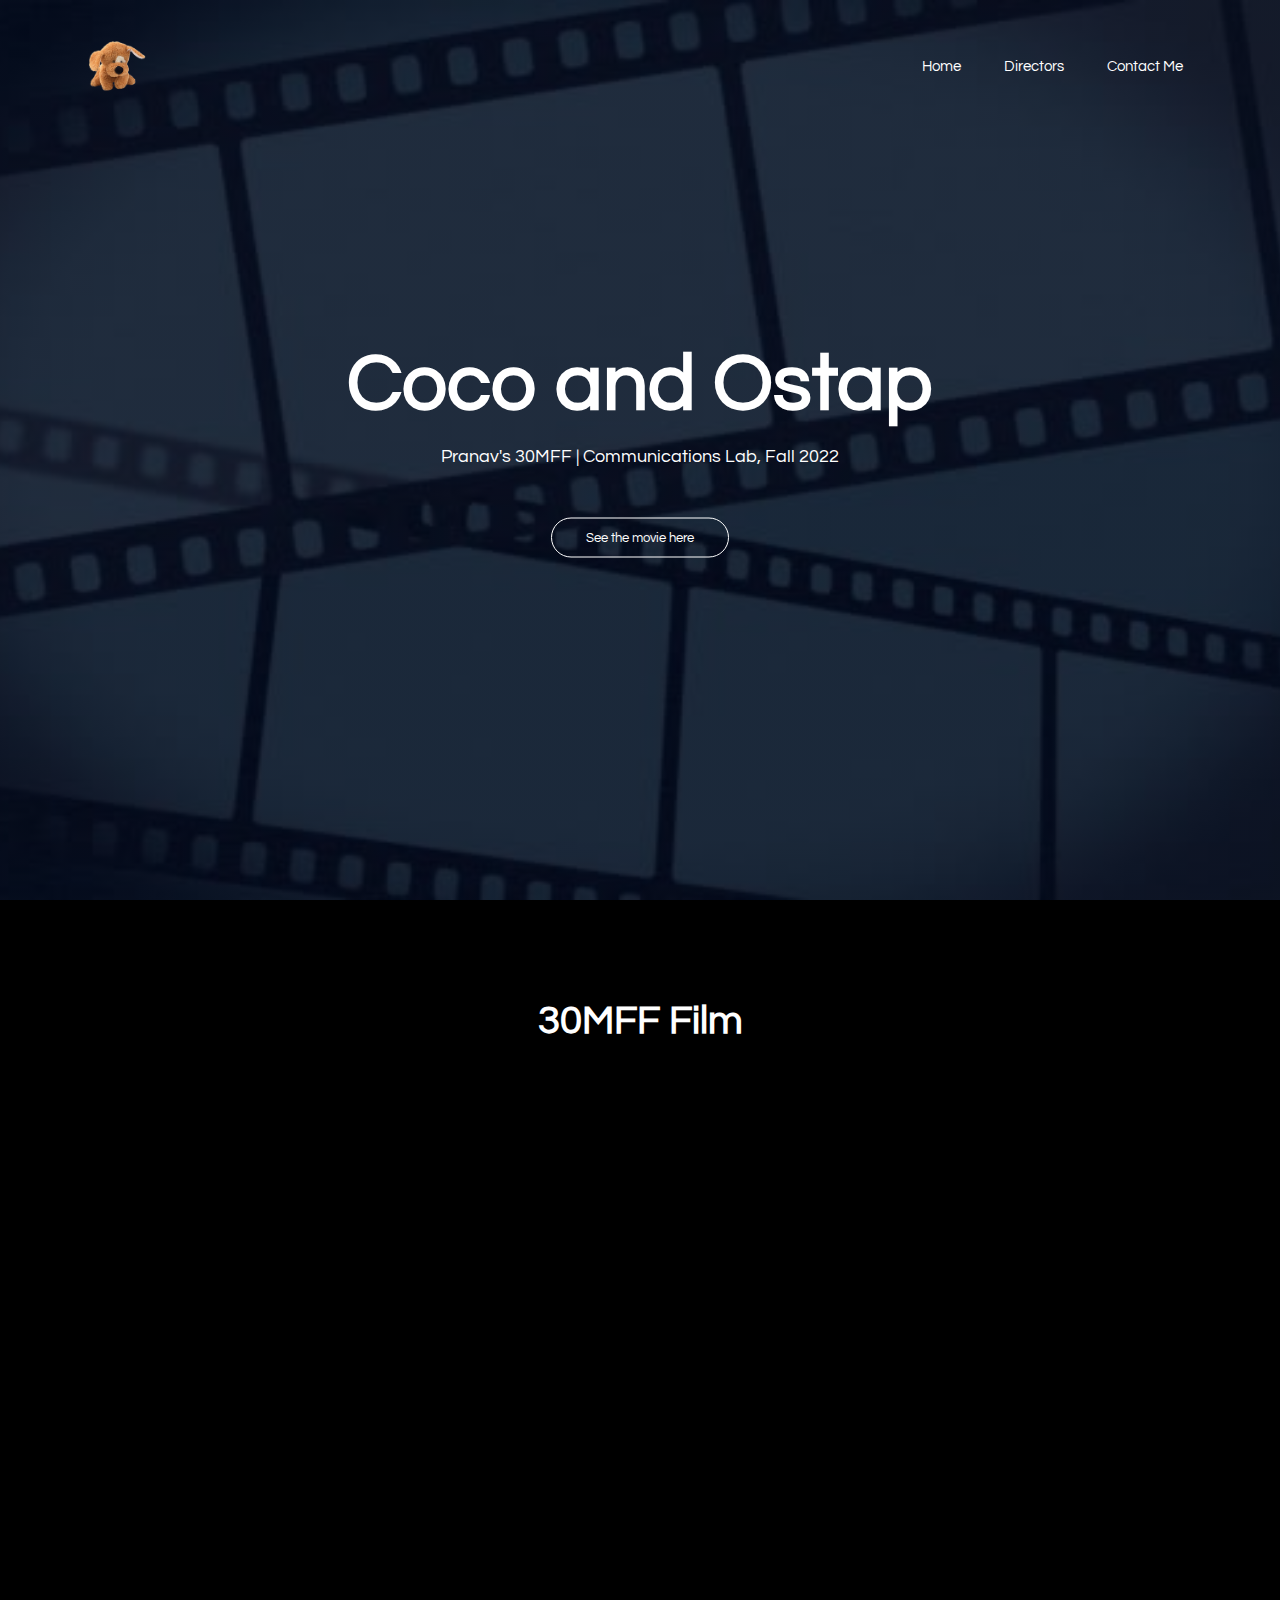
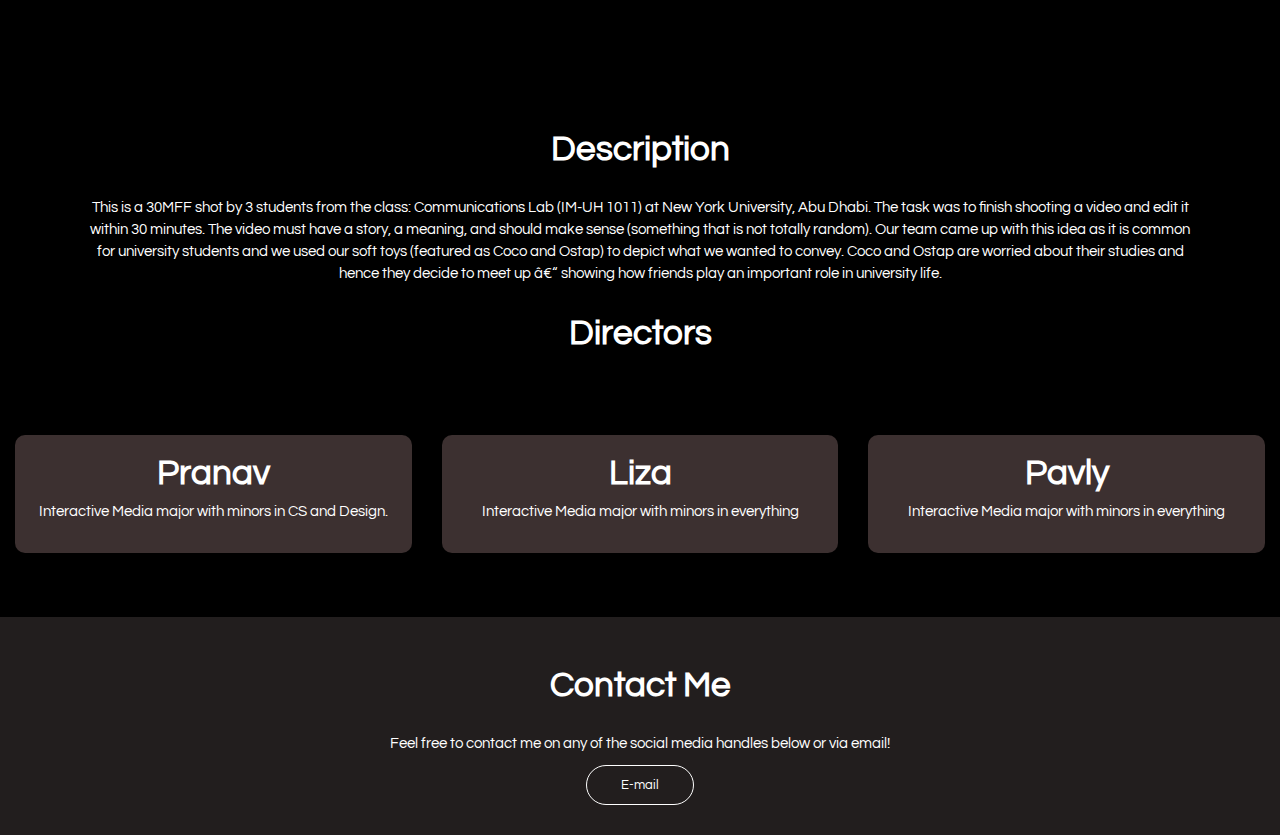
<file: 30MFF/index.html>
<!DOCTYPE html>
<html lang="en">
<head>
    <!-- <meta charset="UTF-8">
    <meta http-equiv="X-UA-Compatible" content="IE=edge"> -->
    <meta name="viewport" content="width=device-width, initial-scale=1.0">
    <title>30MFF - Pranav</title>
    <link rel="stylesheet" href="style.css">
    <!-- font style Questrial -->
    <link rel="preconnect" href="https://fonts.googleapis.com"> 
    <link rel="preconnect" href="https://fonts.gstatic.com" crossorigin> 
    <link href="https://fonts.googleapis.com/css2?family=Questrial&display=swap" rel="stylesheet">
    <link rel="stylesheet" href="https://stackpath.bootstrap.com/font-awesome/4.7.0/css/font-awesome.min.css">
</head>
<body>
<section class="header">
    <nav>
        <a href="index.html"><img src="media/Logo website.png" alt="A wallpaper with reel films"></a>
        <div class="nav-links">
            <ul>
                <li><a href="">Home</a></li>
                <li><a href="#directors">Directors</a></li>
                <li><a href="#contact">Contact Me</a></li>
            </ul>
        </div>
    </nav>
    
<div class="text-box">
    <h1>Coco and Ostap</h1>
    <p>Pranav's 30MFF | Communications Lab, Fall 2022</p>
    <!-- For link to open in new tab: -->
    <!-- <a href="#30mff video" target="_blank" class="video-btn">See the movie here</a> -->
    <a href="#30mff video" class="video-btn">See the movie here</a>
</div>

</section>

<!-- Section for the Video -->
<section class="video">
    <h2 id="30mff video">30MFF Film</h2>
    
    <!-- commenting this to try out vimeo embed -->
    <!-- <video width="90%" controls>
        <source src="media/30mffvideo.mp4" type="video/mp4">
        Your browser does not support the video format. It's suggested that you use Chrome, Safari, Firefox, or Edge. 
    </video> -->

    <div style="padding:50% 0 10px 10px;position:relative;" class="video">
        <iframe src="https://player.vimeo.com/video/750975742?h=9881928fc6&amp;badge=0&amp;autopause=0&amp;player_id=0&amp;app_id=58479" frameborder="0" allow="autoplay; fullscreen; picture-in-picture" allowfullscreen style="position:absolute;top:0;left:0;width:100%;height:100%;" title="30MFF | Pranav | Communications Lab, Fall 2022">
        </iframe>
    </div>
    <script src="https://player.vimeo.com/api/player.js"></script>

    <h3>Description</h3>
    <p class="description-para">This is a 30MFF shot by 3 students from the class: Communications Lab (IM-UH 1011) at New York University, Abu Dhabi. The task was to finish shooting a video and edit it within 30 minutes. The video must have a story, a meaning, and should make sense (something that is not totally random). Our team came up with this idea as it is common for university students and we used our soft toys (featured as Coco and Ostap) to depict what we wanted to convey. Coco and Ostap are worried about their studies and hence they decide to meet up – showing how friends play an important role in university life. </p>

    <h3 id="directors">Directors</h3>
    <div class="row">
        <div class="cast-col">
            <h4>Pranav</h4>
            <p>Interactive Media major with minors in CS and Design.</p>
        </div>
        <div class="cast-col">
            <h4>Liza</h4>
            <p>Interactive Media major with minors in everything</p>
        </div>
        <div class="cast-col">
            <h4>Pavly</h4>
            <p>Interactive Media major with minors in everything</p>
        </div>
    </div>

</section>

<!-- Footer -->
<section class="footer">
    <h3 id="contact">Contact Me</h3>
    <p>Feel free to contact me on any of the social media handles below or via email!</p>
    <div class="icons">
        <a href="mailto:sri.pranav@nyu.edu" class="mail-btn">E-mail</a>
        <!-- found to be not working -->
        <!-- <i class="fa fa-facebook"></i>
        <i class="fa fa-instagram"></i>
        <i class="fa fa-twitter"></i>
        <i class="fa fa-linkedin"></i> -->
    </div>
</section>

</body>
</html>
</file>
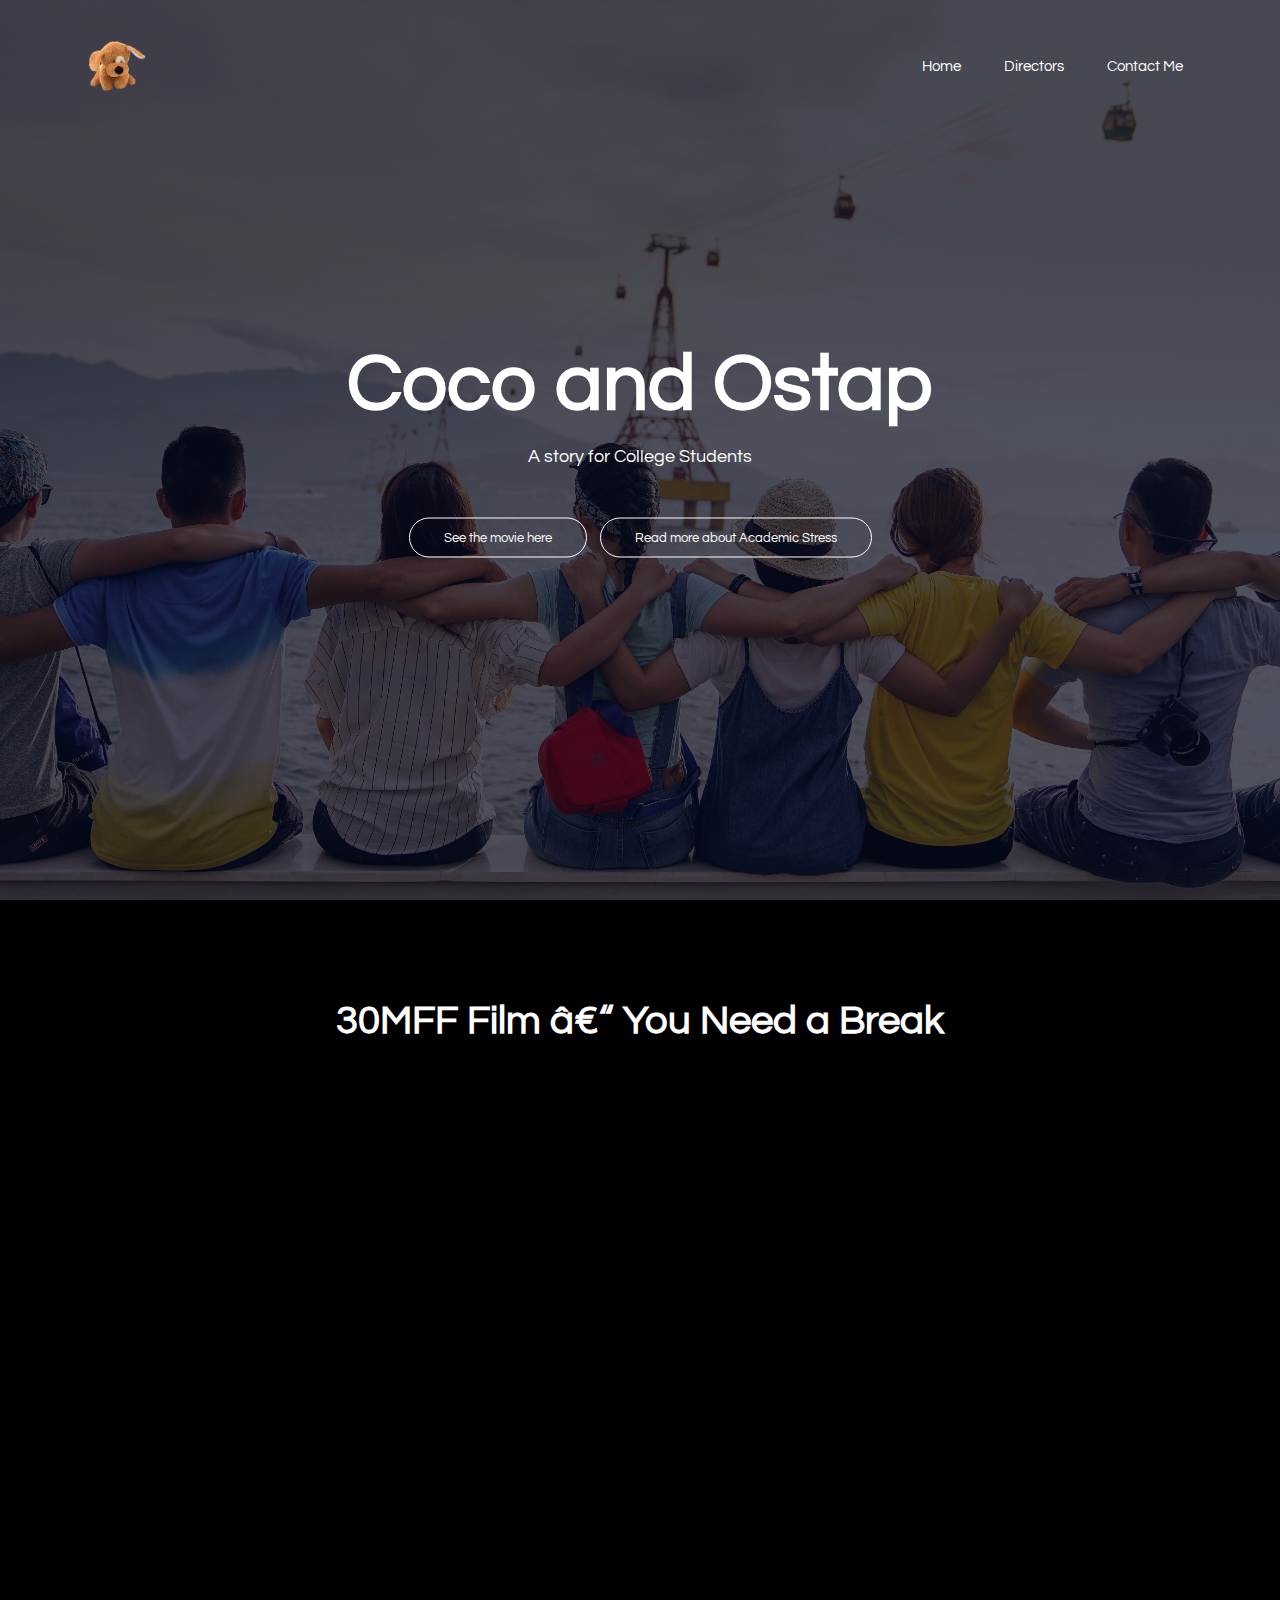
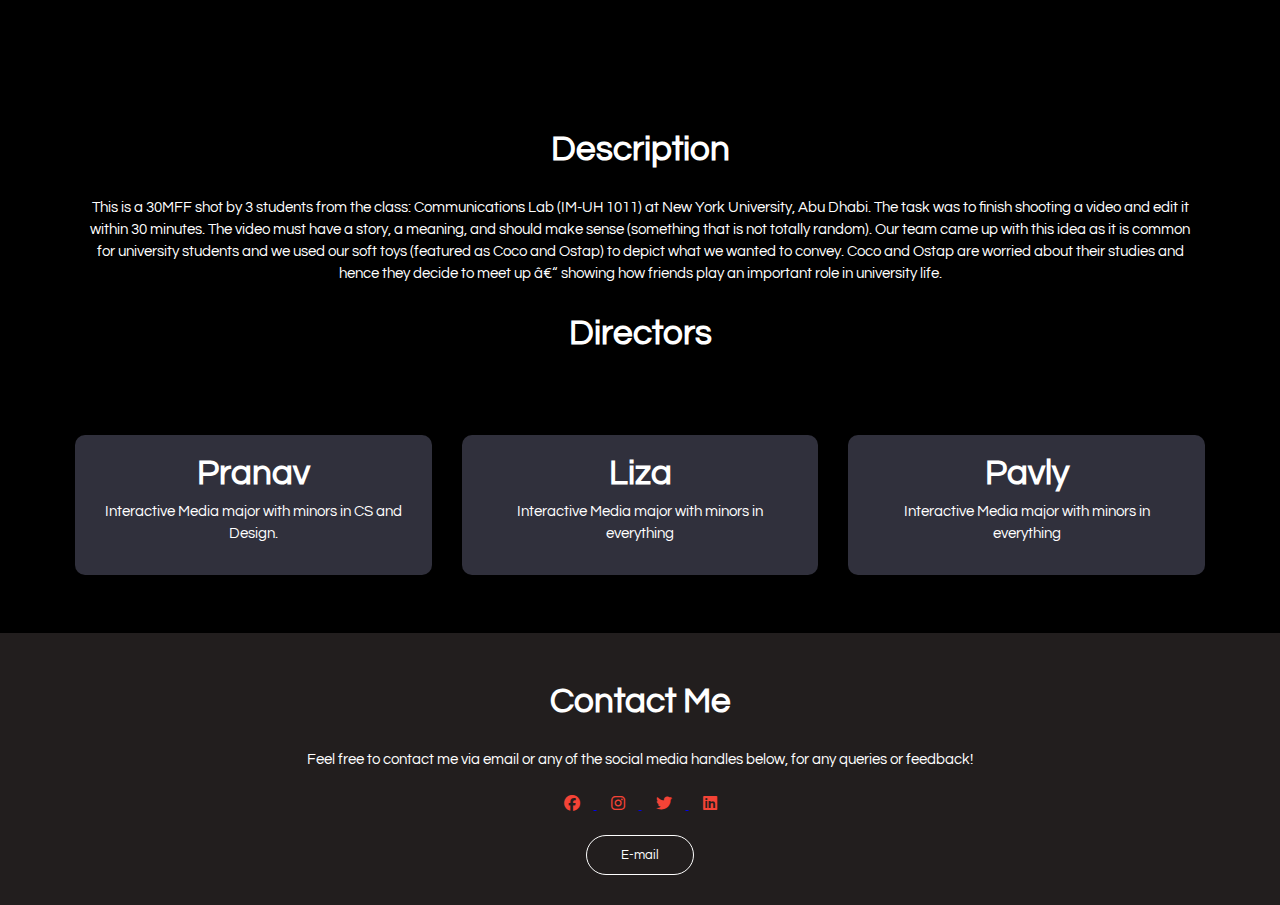
<file: Assignment1_30MFF/index.html>
<!DOCTYPE html>
<html lang="en">
<head>
    <!-- <meta charset="UTF-8">
    <meta http-equiv="X-UA-Compatible" content="IE=edge"> -->
    <meta name="viewport" content="width=device-width, initial-scale=1.0">
    <title>30MFF - Pranav</title>
    <link rel="stylesheet" href="style.css">
    <!-- font style Questrial from Google Fonts-->
    <link rel="preconnect" href="https://fonts.googleapis.com"> 
    <link rel="preconnect" href="https://fonts.gstatic.com" crossorigin> 
    <link href="https://fonts.googleapis.com/css2?family=Questrial&display=swap" rel="stylesheet">
    <!-- to add awesome fonts for cross mark, and other logos for social media handles-->
    <link rel="stylesheet" href="https://cdnjs.cloudflare.com/ajax/libs/font-awesome/6.2.0/css/all.min.css">
</head>
<body>
<section class="header">
    <nav>
        <a href="index.html"><img src="media/Logo website.png" alt="A wallpaper with reel films"></a>
        <div class="nav-links" id="navLinks">
            <i class="fa-regular fa-xmark" onclick="hideMenu()"></i> <!--function from JavaScript-->
            <ul>
                <!-- navigation bar links -->
                <li><a href="">Home</a></li>
                <li><a href="#directors">Directors</a></li>
                <li><a href="#contact">Contact Me</a></li>
            </ul>
        </div>
        <i class="fa-solid fa-bars" onclick="showMenu()"></i> <!--function from JavaScript-->
    </nav>
    
<div class="text-box">
    <h1>Coco and Ostap</h1>
    <p>A story for College Students</p>
    <!-- For link to open in new tab: -->
    <!-- <a href="#30mff video" target="_blank" class="video-btn">See the movie here</a> -->
    <a href="#30mff video" class="video-btn">See the movie here</a>
    <a href="https://www.rutgers.edu/news/how-college-students-perceive-academic-stress-affects-their-mental-well-being" target="_blank" class="sources-btn">Read more about Academic Stress</a>
</div>

</section>

<!-- Section for the Video -->
<section class="video">
    <h2 id="30mff video">30MFF Film – You Need a Break</h2>
    
    <!-- commenting this to try out vimeo embed from vimeo -->
    <!-- Reason: GitHub doesn't support large videos -->
    <!-- <video width="90%" controls>
        <source src="media/30mffvideo.mp4" type="video/mp4">
        Your browser does not support the video format. It's suggested that you use Chrome, Safari, Firefox, or Edge. 
    </video> -->

    <!-- Embed link from Vimeo -->
    <div style="padding:50% 0 10px 10px;position:relative;" class="video">
        <iframe src="https://player.vimeo.com/video/750975742?h=9881928fc6&amp;badge=0&amp;autopause=0&amp;player_id=0&amp;app_id=58479" frameborder="0" allow="autoplay; fullscreen; picture-in-picture" allowfullscreen style="position:absolute;top:0;left:0;width:100%;height:100%;" title="30MFF | Pranav | Communications Lab, Fall 2022">
        </iframe>
    </div>
    <script src="https://player.vimeo.com/api/player.js"></script>

    <!-- description elements -->
    <h3>Description</h3>
    <p class="description-para">This is a 30MFF shot by 3 students from the class: Communications Lab (IM-UH 1011) at New York University, Abu Dhabi. The task was to finish shooting a video and edit it within 30 minutes. The video must have a story, a meaning, and should make sense (something that is not totally random). Our team came up with this idea as it is common for university students and we used our soft toys (featured as Coco and Ostap) to depict what we wanted to convey. Coco and Ostap are worried about their studies and hence they decide to meet up – showing how friends play an important role in university life. </p>

    <!-- list of directors elements: using rows and columns -->
    <h3 id="directors">Directors</h3>
    <div class="row">
        <div class="cast-col">
            <h4>Pranav</h4>
            <p>Interactive Media major with minors in CS and Design.</p>
        </div>
        <div class="cast-col">
            <h4>Liza</h4>
            <p>Interactive Media major with minors in everything</p>
        </div>
        <div class="cast-col">
            <h4>Pavly</h4>
            <p>Interactive Media major with minors in everything</p>
        </div>
    </div>

</section>

<!-- Footer -->
<section class="footer">
    <h3 id="contact">Contact Me</h3>
    <p>Feel free to contact me via email or any of the social media handles below, for any queries or feedback!</p>
    <div class="icons">
        <a href="https://www.facebook.com/sripranav.srivatsavai/" target="_blank"> <i class="fa-brands fa-facebook"></i> </a>
        <a href="https://www.instagram.com/sripranav.sv/" target="_blank"> <i class="fa-brands fa-instagram"></i> </a>
        <a href="https://www.twitter.com/sripranavsv/" target="_blank"> <i class="fa-brands fa-twitter"></i> </a>
        <a href="https://www.linkedin.com/sripranav-srivatsavai/" target="_blank"> <i class="fa-brands fa-linkedin"></i> </a>
    </div>
    <div>
        <!-- this is for the mail me button with a class mail-btn. -->
        <a href="mailto:sri.pranav@nyu.edu" class="mail-btn">E-mail</a>
    </div>
</section>

<script src="script.js"></script>

</body>
</html>
</file>
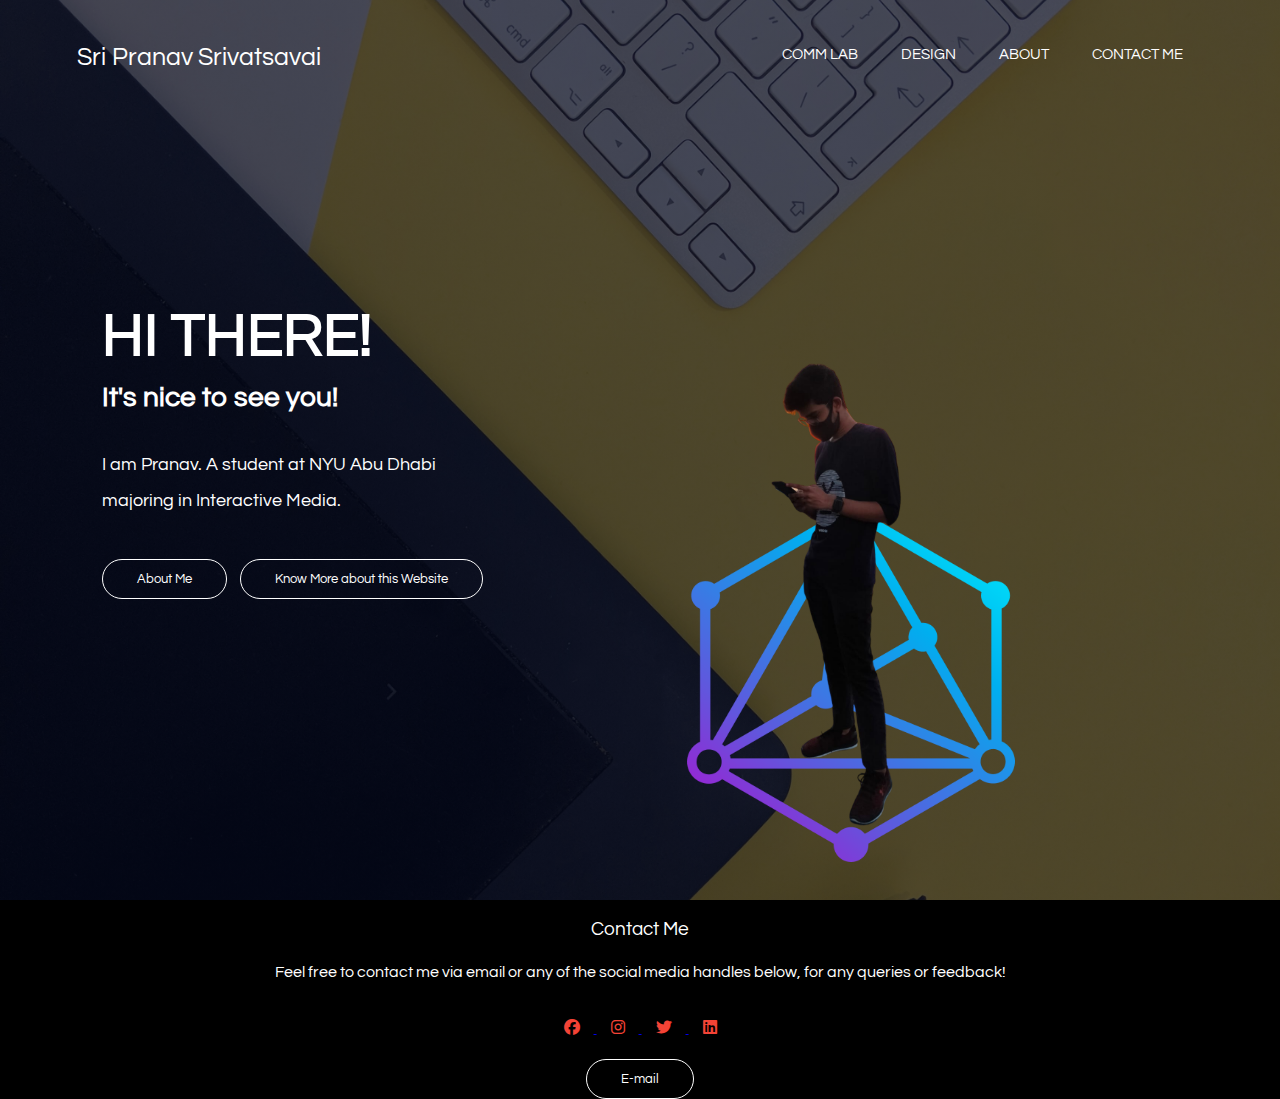
<file: Assignment5_Portfolio/index.html>
<!DOCTYPE html>
<html lang="en">
<head>
    <!-- <meta charset="UTF-8">
    <meta http-equiv="X-UA-Compatible" content="IE=edge"> -->
    <meta name="viewport" content="width=device-width, initial-scale=1.0">
    <title>Sri Pranav</title>
    <link rel="stylesheet" href="style.css">
     <!-- font style Questrial from Google Fonts-->
     <link rel="preconnect" href="https://fonts.googleapis.com"> 
     <link rel="preconnect" href="https://fonts.gstatic.com" crossorigin> 
     <link href="https://fonts.googleapis.com/css2?family=Questrial&display=swap" rel="stylesheet">
     <!-- to add awesome fonts for cross mark, and other logos for social media handles-->
    <link rel="stylesheet" href="https://cdnjs.cloudflare.com/ajax/libs/font-awesome/6.2.0/css/all.min.css">
</head>
<body>
<!-- header section begins here -->
<section class="header">
    <nav>
        <a href="">Sri Pranav Srivatsavai</a>
        <div class="nav-links" id="navLinks">
            <ul>
                <!-- navigation bar links -->
                <li><a href="commlab.html">COMM LAB</a></li>
                <li><a href="design.html">DESIGN</a></li>
                <li><a href="about.html">ABOUT</a></li>
                <li><a href="contact.html">CONTACT ME</a></li>
            </ul>
        </div>
    </nav>
    
    <!-- This is the left side info on the website -->
    <div class="leftMain-box">
        <h1>HI THERE!</h1>
        <h3>It's nice to see you!</h3>
        <p>I am Pranav. A student at NYU Abu Dhabi 
            <br> majoring in Interactive Media.</p>
        <a href="about.html" class="btn1">About Me</a>
        <a href="https://github.com/sripranav9/CommunicationsLab/blob/main/Assignment5_Portfolio/README.md" class="btn2" target="_blank">Know More about this Website</a>
    </div>
    <div class="homeMedia">
        <img src="media/logo.png" class="logo"
            width="350"
            alt="ruler">
        <img src="media/pranavStanding.png" class="pranav"
            width="200"
            alt="Pranav holding a camera and taking a shot">
    </div>
</section> 

<!-- Footer -->
<section class="footer">
    <h3 id="contact">Contact Me</h3>
    <p>Feel free to contact me via email or any of the social media handles below, for any queries or feedback!</p>
    <div class="icons">
        <a href="https://www.facebook.com/sripranav.srivatsavai/" target="_blank"> <i class="fa-brands fa-facebook"></i> </a>
        <a href="https://www.instagram.com/sripranav.sv/" target="_blank"> <i class="fa-brands fa-instagram"></i> </a>
        <a href="https://www.twitter.com/sripranavsv/" target="_blank"> <i class="fa-brands fa-twitter"></i> </a>
        <a href="https://www.linkedin.com/in/sripranav-srivatsavai" target="_blank"> <i class="fa-brands fa-linkedin"></i> </a>
    </div>
    <div>
        <!-- this is for the mail me button with a class mail-btn. -->
        <a href="mailto:sri.pranav@nyu.edu" class="mail-btn">E-mail</a>
    </div>
</section>



</body>
</html>
</file>
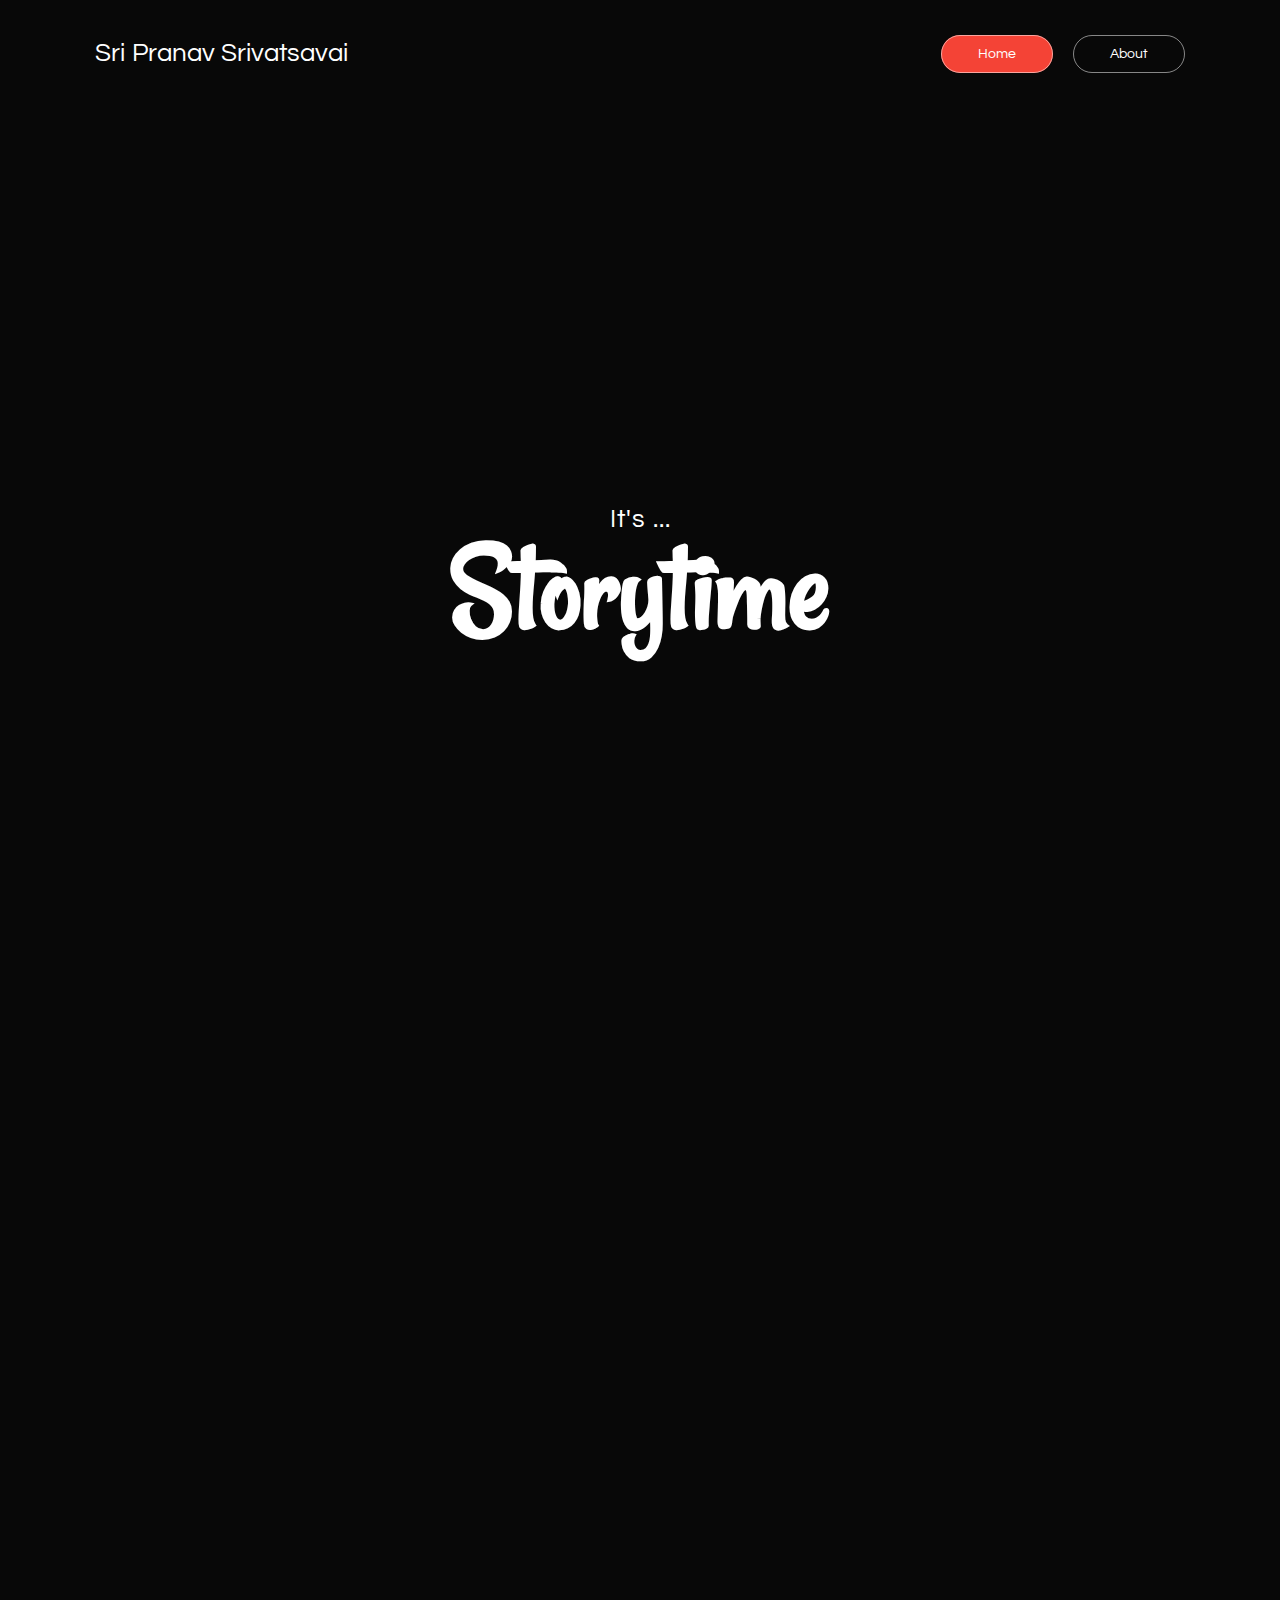
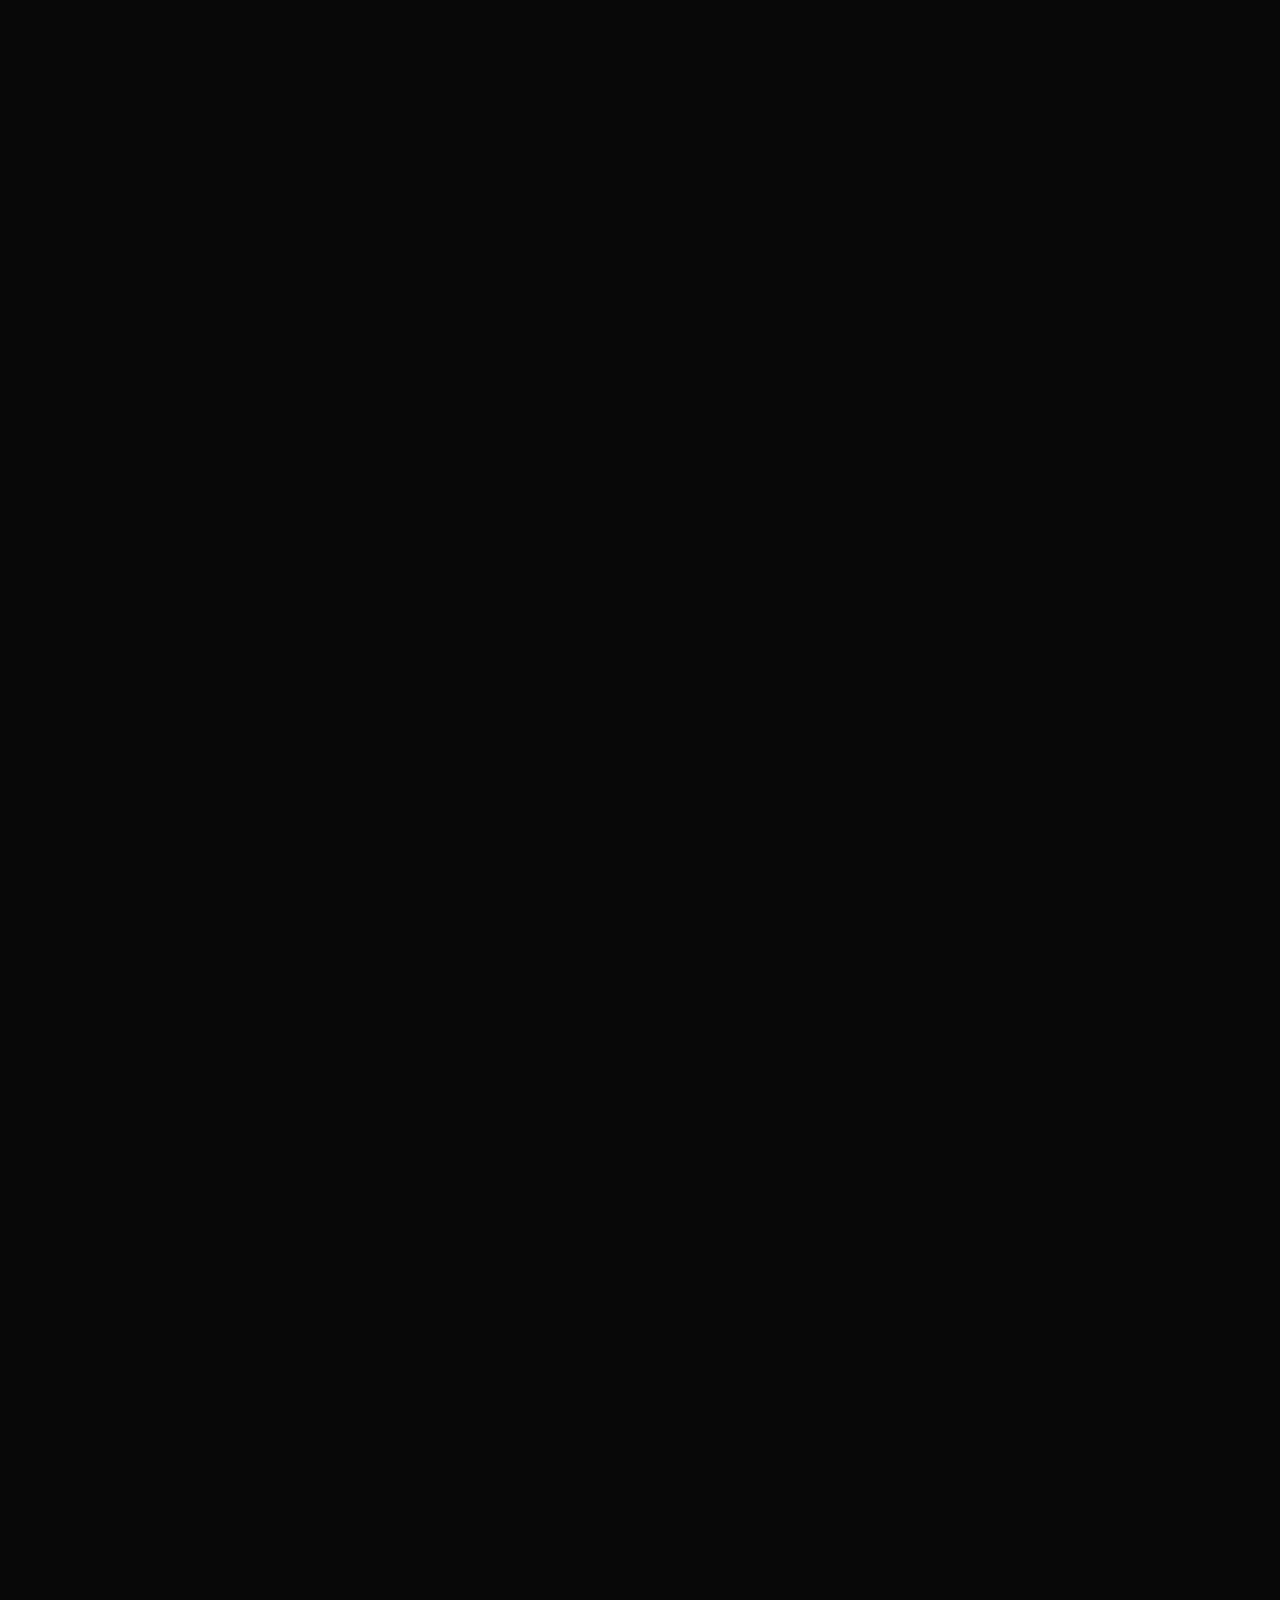
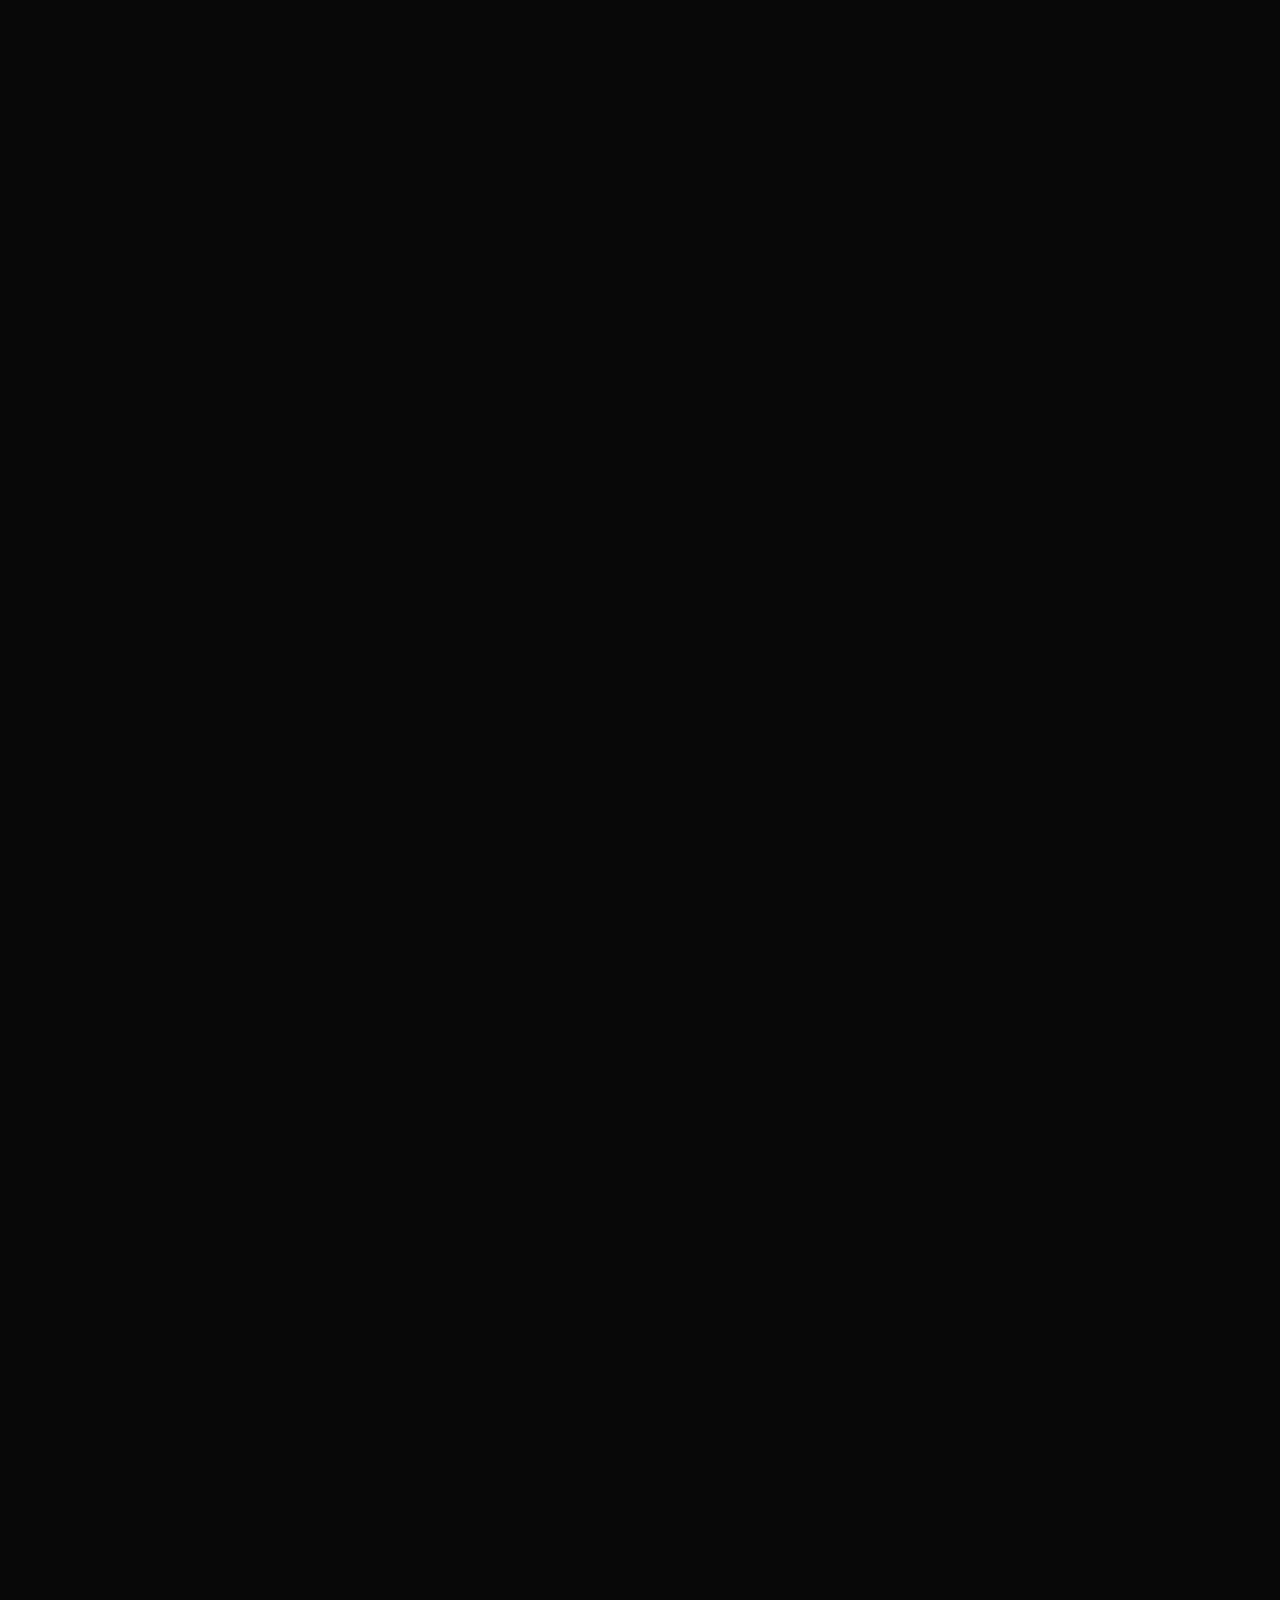
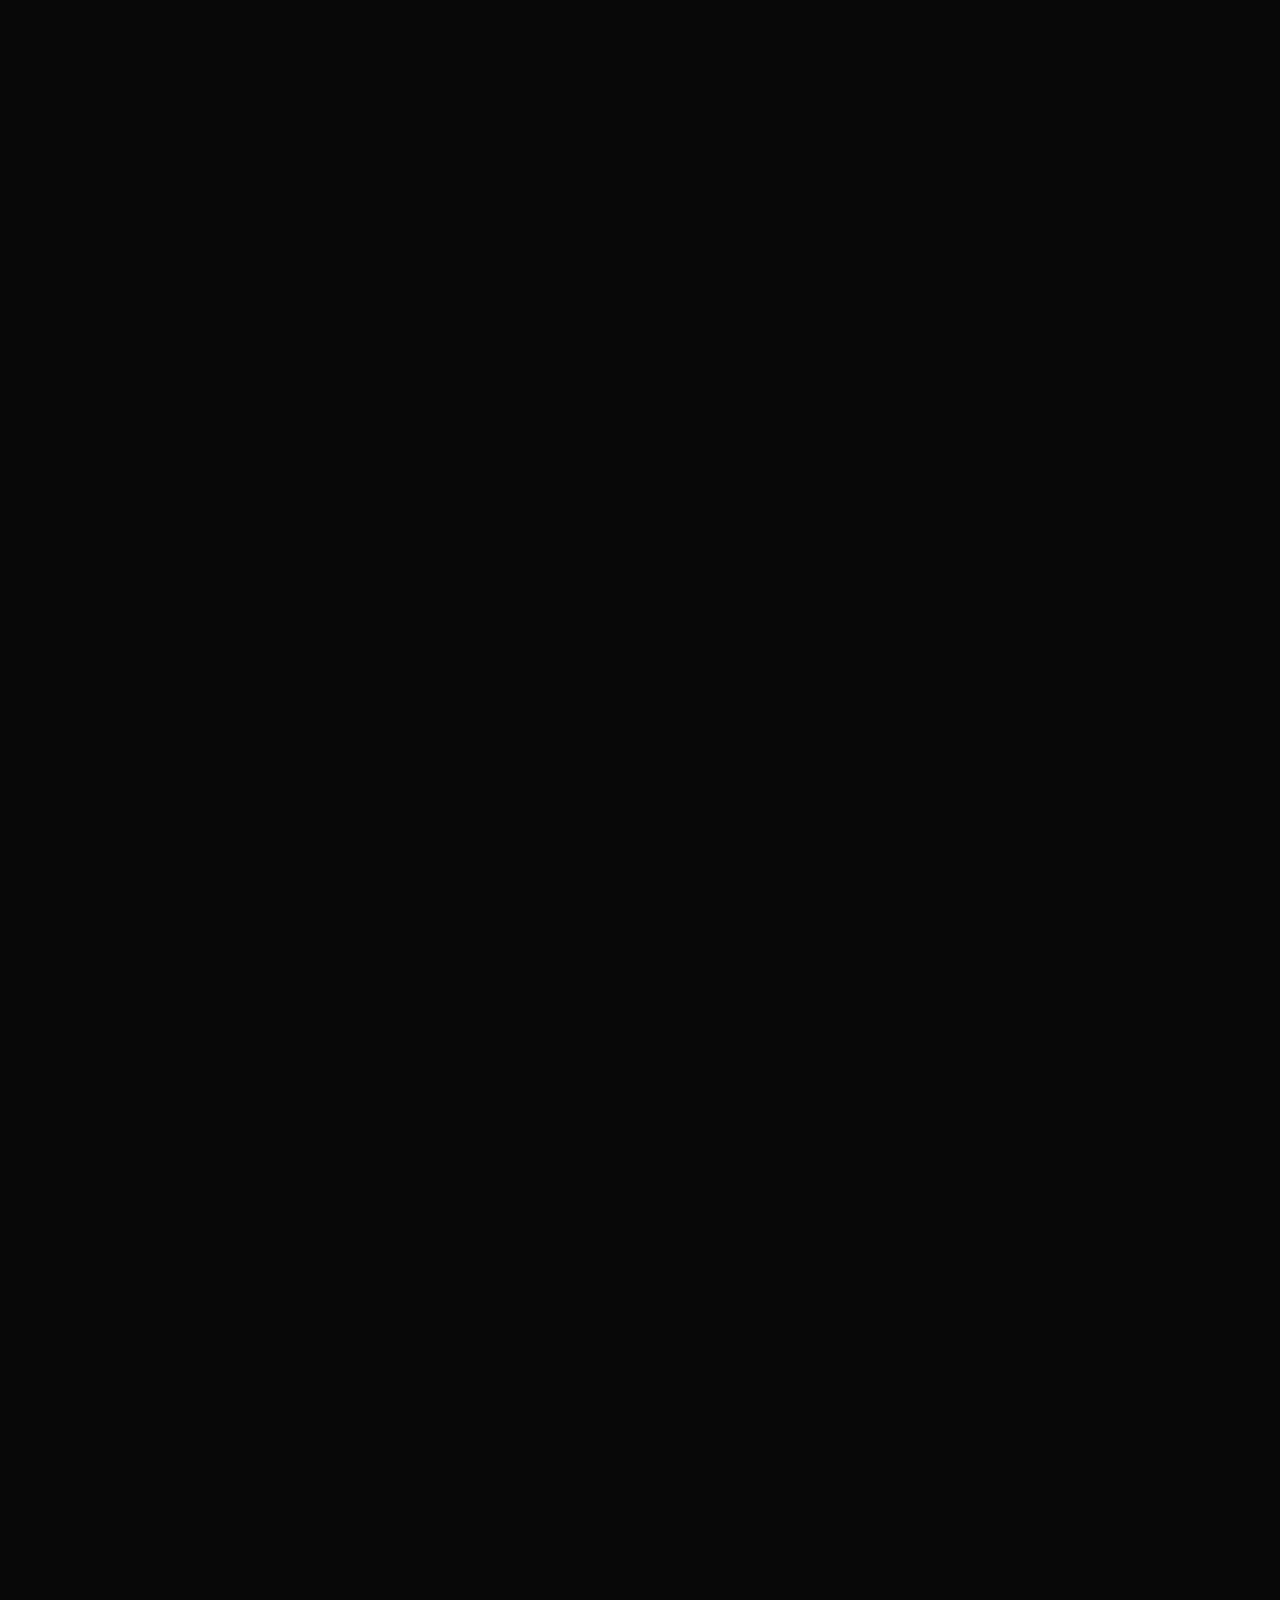
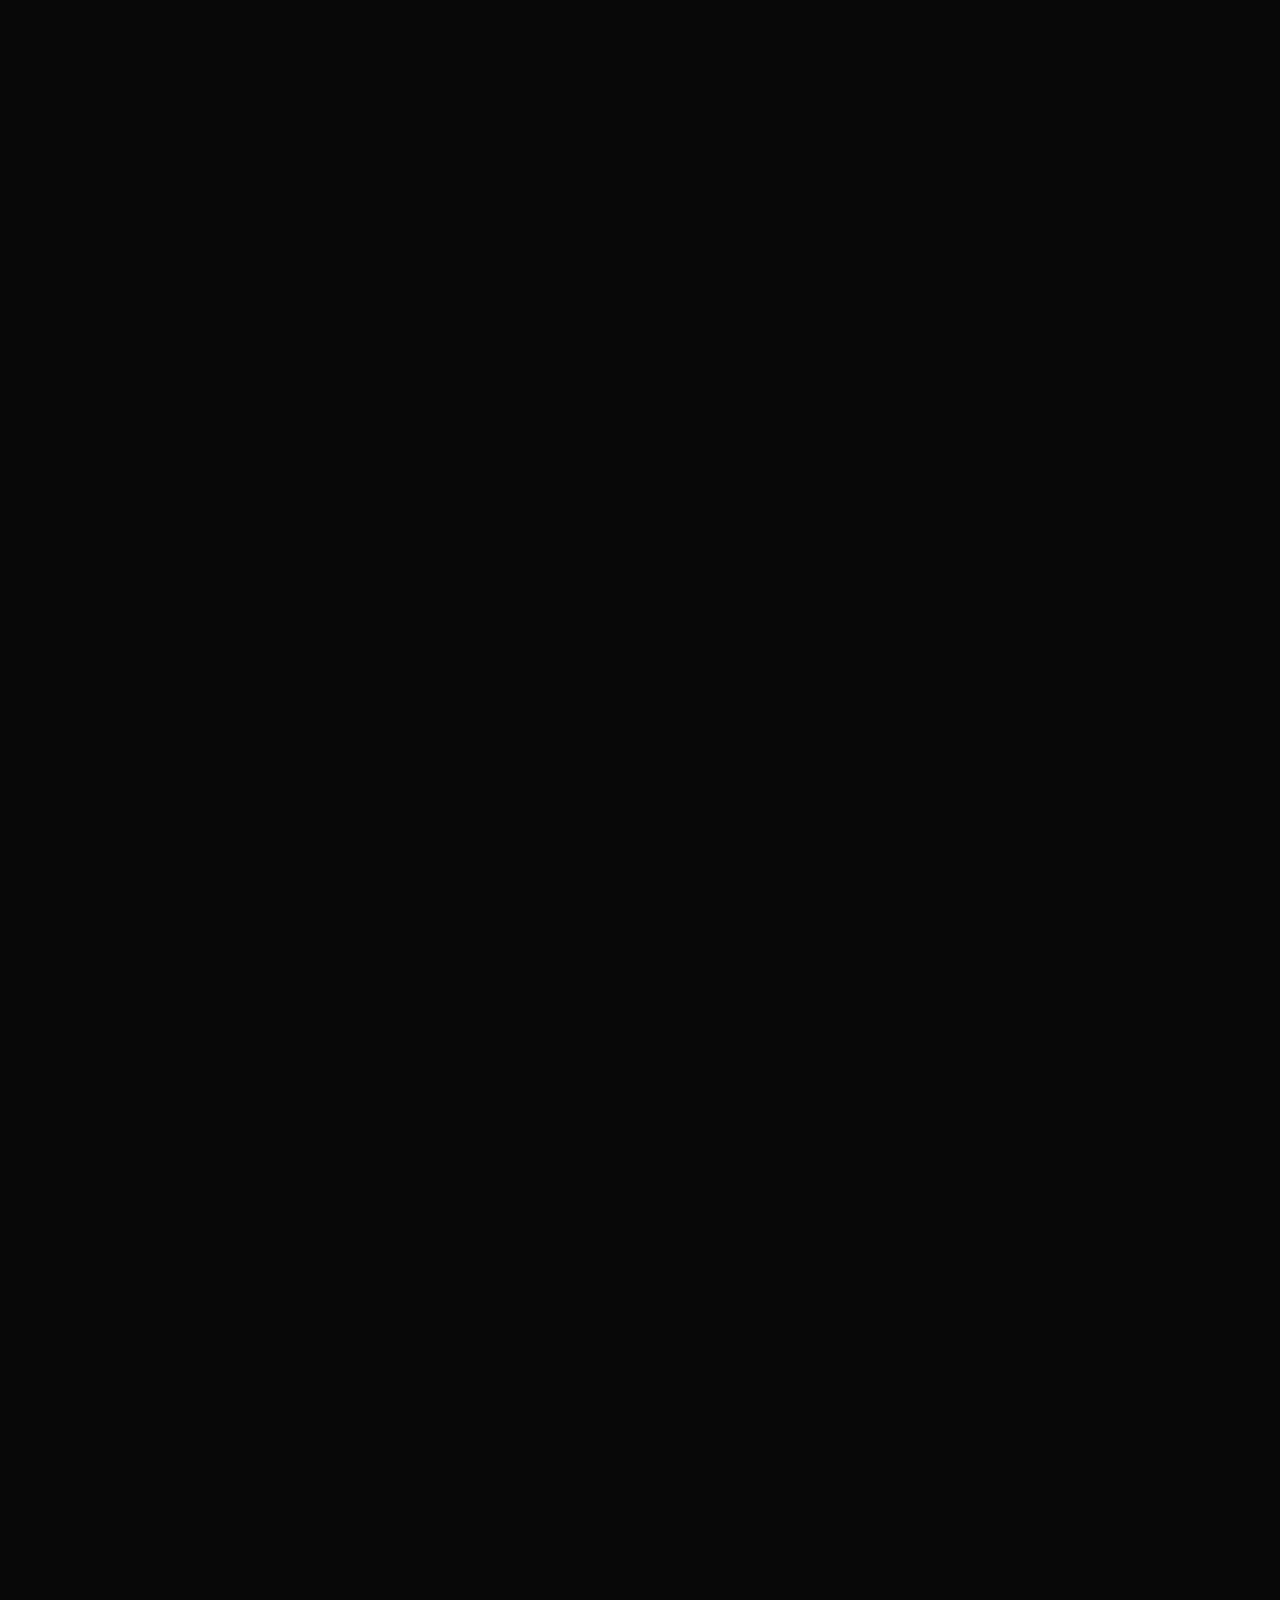
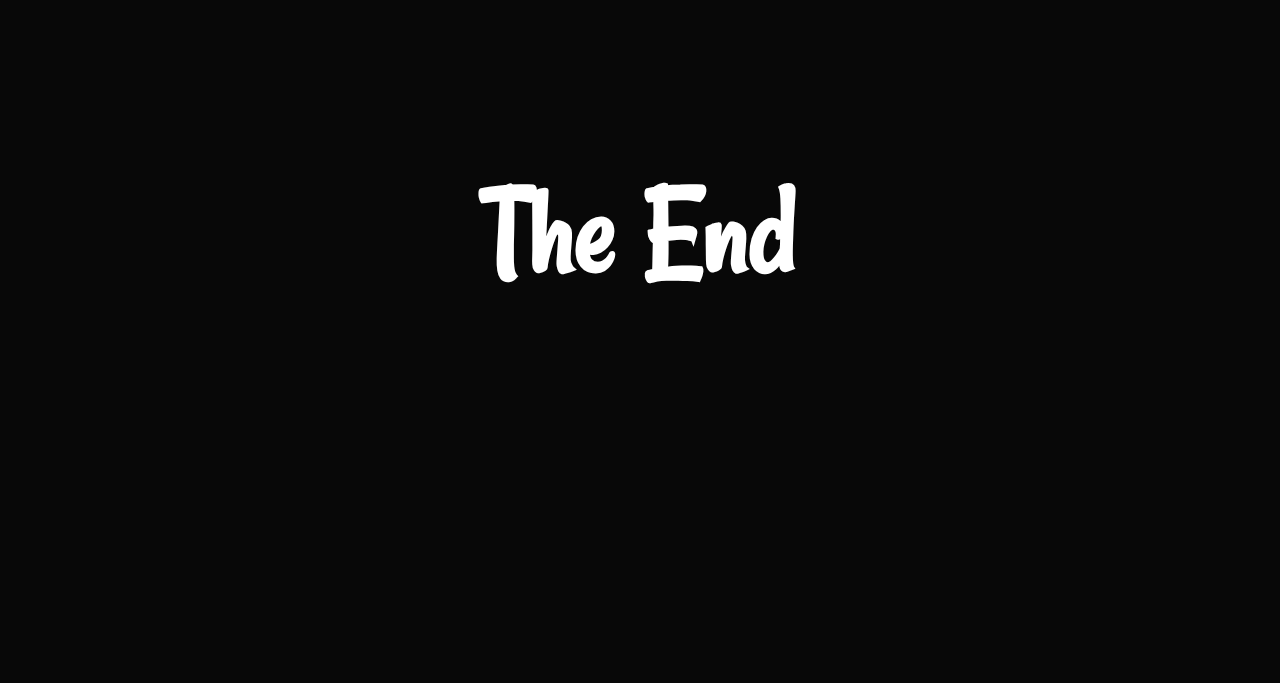
<file: exercise3/index.html>
<!DOCTYPE html>
<html lang="en">
<head>
    <meta name="viewport" content="width=device-width, initial-scale=1.0">
    <title>Scroll Website</title>
    <link rel="stylesheet" href="style.css">
    <!-- font style Questrial from Google Fonts-->
    <link rel="preconnect" href="https://fonts.googleapis.com"> 
    <link rel="preconnect" href="https://fonts.gstatic.com" crossorigin> 
    <link href="https://fonts.googleapis.com/css2?family=Questrial&display=swap" rel="stylesheet">
    
    <!-- AOS -->
    <link rel="stylesheet" href="https://unpkg.com/aos@next/dist/aos.css" />
    <script src="https://unpkg.com/aos@2.3.1/dist/aos.js"></script>

     <!-- to add awesome fonts for cross mark, and other logos for social media handles-->
    <link rel="stylesheet" href="https://cdnjs.cloudflare.com/ajax/libs/font-awesome/6.2.0/css/all.min.css">

</head>
<body>
    <header id="header">
        <a href="" class="logo">Sri Pranav Srivatsavai</a>
        <ul>
            <li><a href="" class="active">Home</a></li>
            <li><a href="https://github.com/sripranav9/CommunicationsLab/tree/main/exercise3" target="_blank">About</a></li>
        </ul>
    </header>
    <section>
        <h2 id="text"><span>It's ... </span><br>Storytime</h2>
    </section>


    <!-- story begins -->
    <div class="characters" data-aos="fade-down">
        <h1>Sneak-peak Into the life of Ben and Gwen<br><br></h1>
        <h2>Charaters in the Story:<br>Ben, Gwen, Dad</h2>
    </div>

    <div class="img" data-aos="zoom-in">
        <img src="media/sand.png" class="image" alt="an image of kid paying with sand">
    </div>
    <div class="story" data-aos="fade-right">
        <p>
            Ben's enjoying his time of the day while playing with the sand <br>
            building castles and exploring new shapes. 
        </p>
    </div>

    <div class="img" data-aos="zoom-out">
        <img src="media/run.png" class="image" alt="an image of kid running and jumping over a log">
    </div>
    <div class="story" data-aos="fade-left">
        <p>
            It was then that his Dad sees him and shouts his name, and suddenly<br>
            Ben gets scared and starts running away from his father.  
        </p>
    </div>

    <div class="img" data-aos="flip-up">
        <img src="media/sister.png" class="image" alt="an image of a young girl with spectacles">
    </div>
    <div class="story" data-aos="fade-right">
        <p>
            Meanwhile, his sister's having fun looking at his brother<br>
            geting scared and panicking!
        </p>
    </div>

    <div class="img" data-aos="fade-up-right">
        <img src="media/father.png" class="image" alt="an image of a father scolding his son">
    </div>
    <div class="story" data-aos="fade-up">
        <p>
            Dad catches up up to Ben and begins explaining him why he<br>
            shoundn't be playing with sand and why it's unhealthy...
        </p>
    </div>
    
    <div class="img" data-aos="fade-up-left">
        <img src="media/noshame.jpg" class="image" alt="two young kids talking">
    </div>
    <div class="story" data-aos="fade-up">
        <p>
            After Dad's and Ben's coversation Gwen asks Ben if he has no shame after all that happened,<br>
            and both start laughing and Gwen says "This is so funny ah!"
        </p>
    </div>

    <div class="img" data-aos="flip-down">
        <img src="media/stopacting.jpg" class="image" alt="two young kids talking">
    </div>
    <div class="story" data-aos="fade-up">
        <p>
            5 minutes later, Ben joins Gwen when she's doing her homework and mocks,<br>
            at her, "You? Studying? This is so funny ah!" <br>
            They both start laughing.
        </p>
    </div>
    
    <section>
        <h2 id="textend">The End</h2>
    </section>

    <!-- Script -->
    <script src="jquery-3.6.1.min.js"></script>
    <script>
        AOS.init({
            duration: 1000,
        });
    </script>



</body>
</html>
</file>
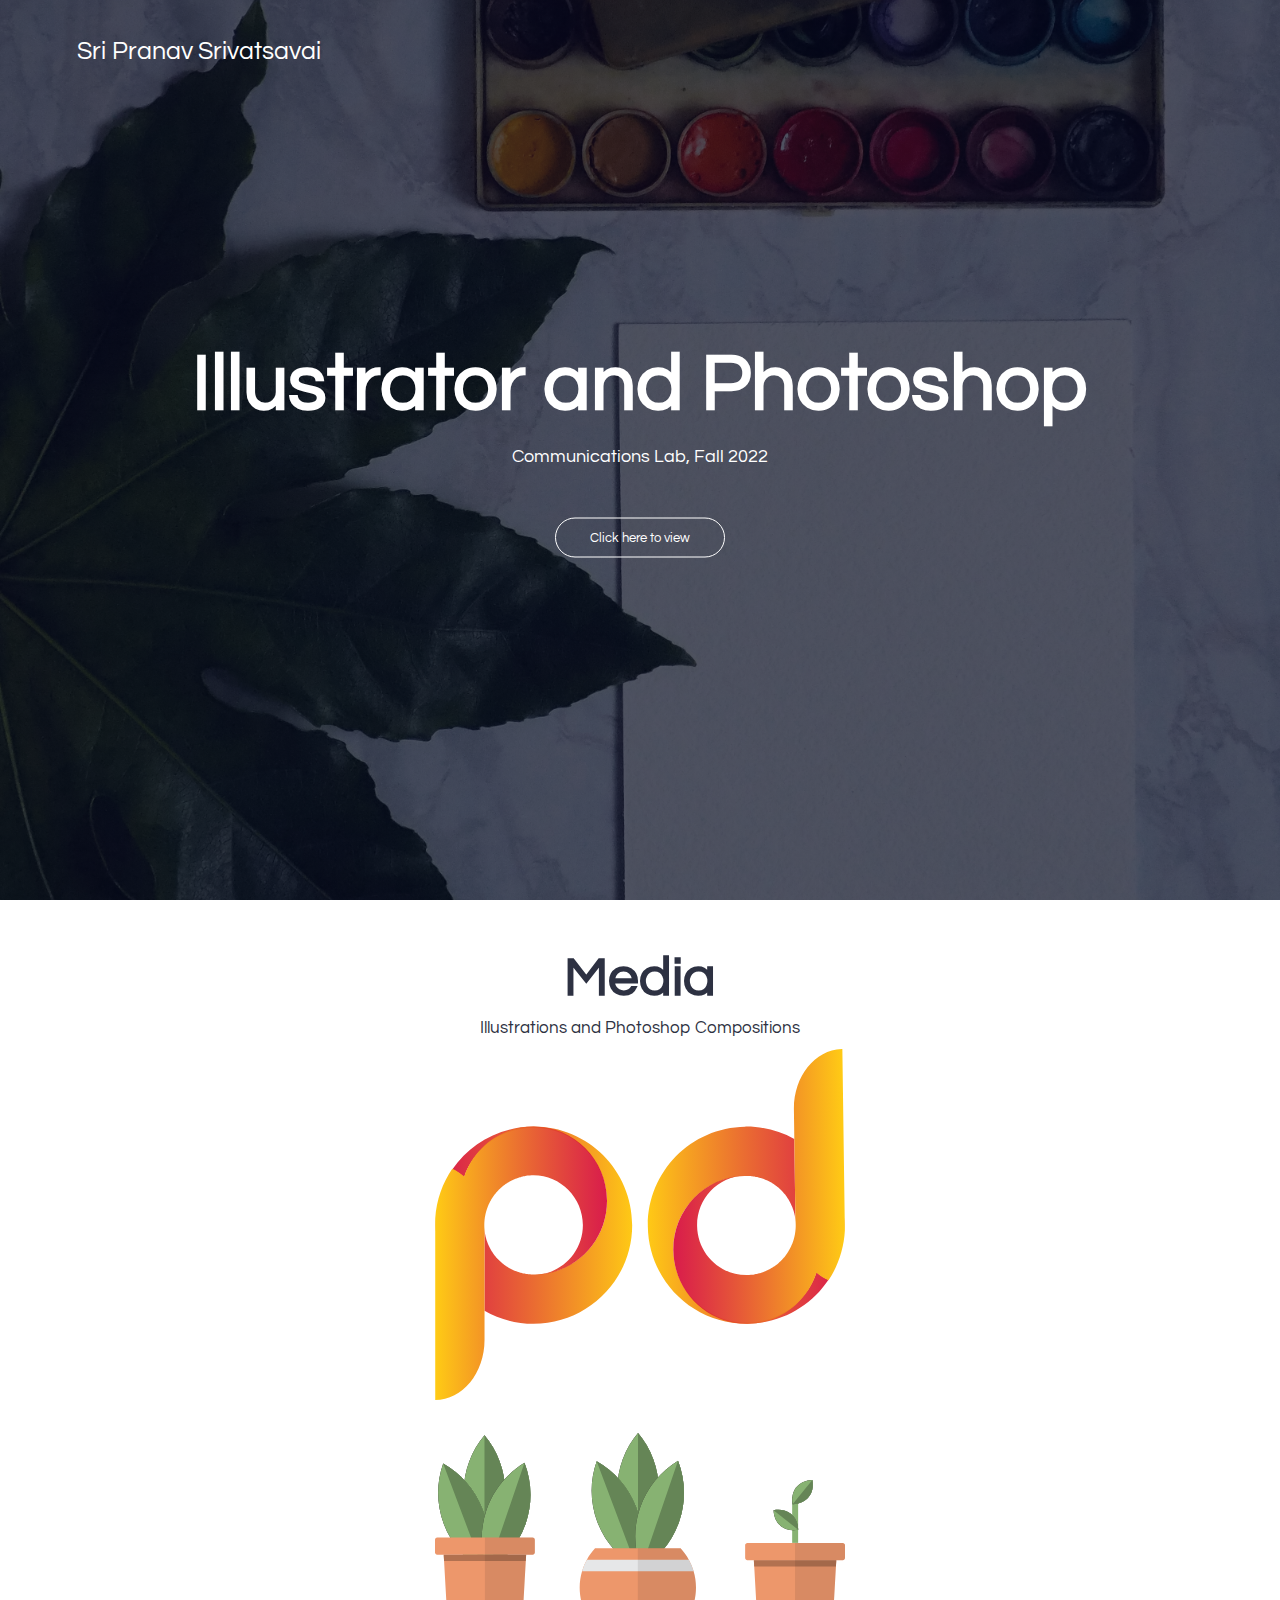
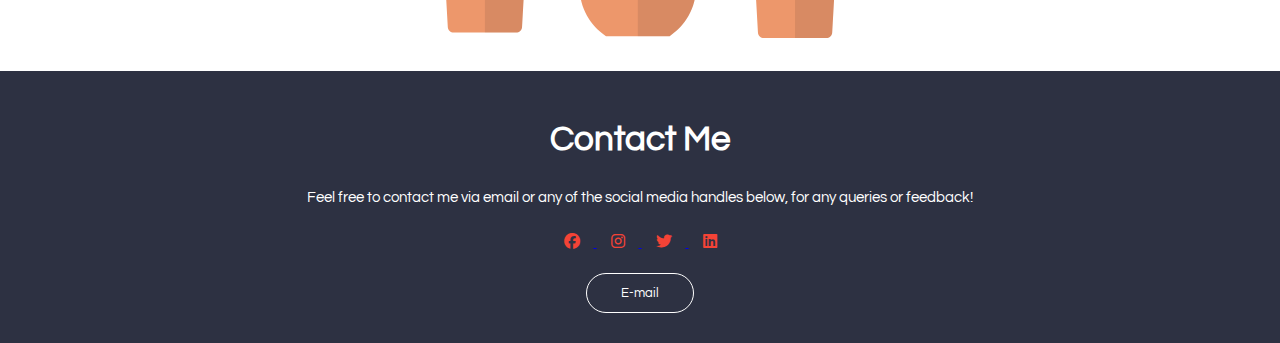
<file: IllustratorWork/index.html>
<!DOCTYPE html>
<html lang="en">
<head>
    <!-- <meta charset="UTF-8">
    <meta http-equiv="X-UA-Compatible" content="IE=edge"> -->
    <meta name="viewport" content="width=device-width, initial-scale=1.0">
    <title>Illustrator</title>
    <link rel="stylesheet" href="style.css">
     <!-- font style Questrial from Google Fonts-->
     <link rel="preconnect" href="https://fonts.googleapis.com"> 
     <link rel="preconnect" href="https://fonts.gstatic.com" crossorigin> 
     <link href="https://fonts.googleapis.com/css2?family=Questrial&display=swap" rel="stylesheet">
     <!-- to add awesome fonts for cross mark, and other logos for social media handles-->
    <link rel="stylesheet" href="https://cdnjs.cloudflare.com/ajax/libs/font-awesome/6.2.0/css/all.min.css">
</head>
<body>
<!-- header section begins here -->
<section class="header">
    <nav>
        <a href="">Sri Pranav Srivatsavai</a>
    </nav>
        
<div class="text-box">
    <h1>Illustrator and Photoshop</h1>
    <p>Communications Lab, Fall 2022</p>
    <a href="#media" class="illustrator-btn">Click here to view</a>
    <!-- <a href="" class="photoshop-btn">Click here for Photoshop composition</a> -->
</div> 
</section> 

<section class="content">
    <h1 id="media">Media</h1>
    <p>Illustrations and Photoshop Compositions</p>

    <div class="row">
        <div class="content-col">
            <img src="media/pd_logo.svg"> 
            <a href="https://drive.google.com/file/d/1ADixeBweMkqUz1uaROQoEARJfAcNafWc/view?usp=sharing" target="_blank">
            <div class="layer">
                <h3>PD LOGO ILLUSTRATION</h3>
            </div>
            </a>
        </div>
        <div class="content-col">
            <img src="media/Plants Illustration.svg"> 
            <a href="https://drive.google.com/file/d/1Vn1i92StDLmV7qOk-L2V1jQYSAHd-xrA/view?usp=sharing" target="_blank">
            <div class="layer">
                <h3>PLANTS ILLUSTRATION</h3>
            </div>
            </a>
            
        </div>
    </div>

</section>
    
<!-- Footer -->
<section class="footer">
    <h3 id="contact">Contact Me</h3>
    <p>Feel free to contact me via email or any of the social media handles below, for any queries or feedback!</p>
    <div class="icons">
        <a href="https://www.facebook.com/sripranav.srivatsavai/" target="_blank"> <i class="fa-brands fa-facebook"></i> </a>
        <a href="https://www.instagram.com/sripranav.sv/" target="_blank"> <i class="fa-brands fa-instagram"></i> </a>
        <a href="https://www.twitter.com/sripranavsv/" target="_blank"> <i class="fa-brands fa-twitter"></i> </a>
        <a href="https://www.linkedin.com/sripranav-srivatsavai/" target="_blank"> <i class="fa-brands fa-linkedin"></i> </a>
    </div>
    <div>
        <!-- this is for the mail me button with a class mail-btn. -->
        <a href="mailto:sri.pranav@nyu.edu" class="mail-btn">E-mail</a>
    </div>
</section>

</body>
</html>
</file>
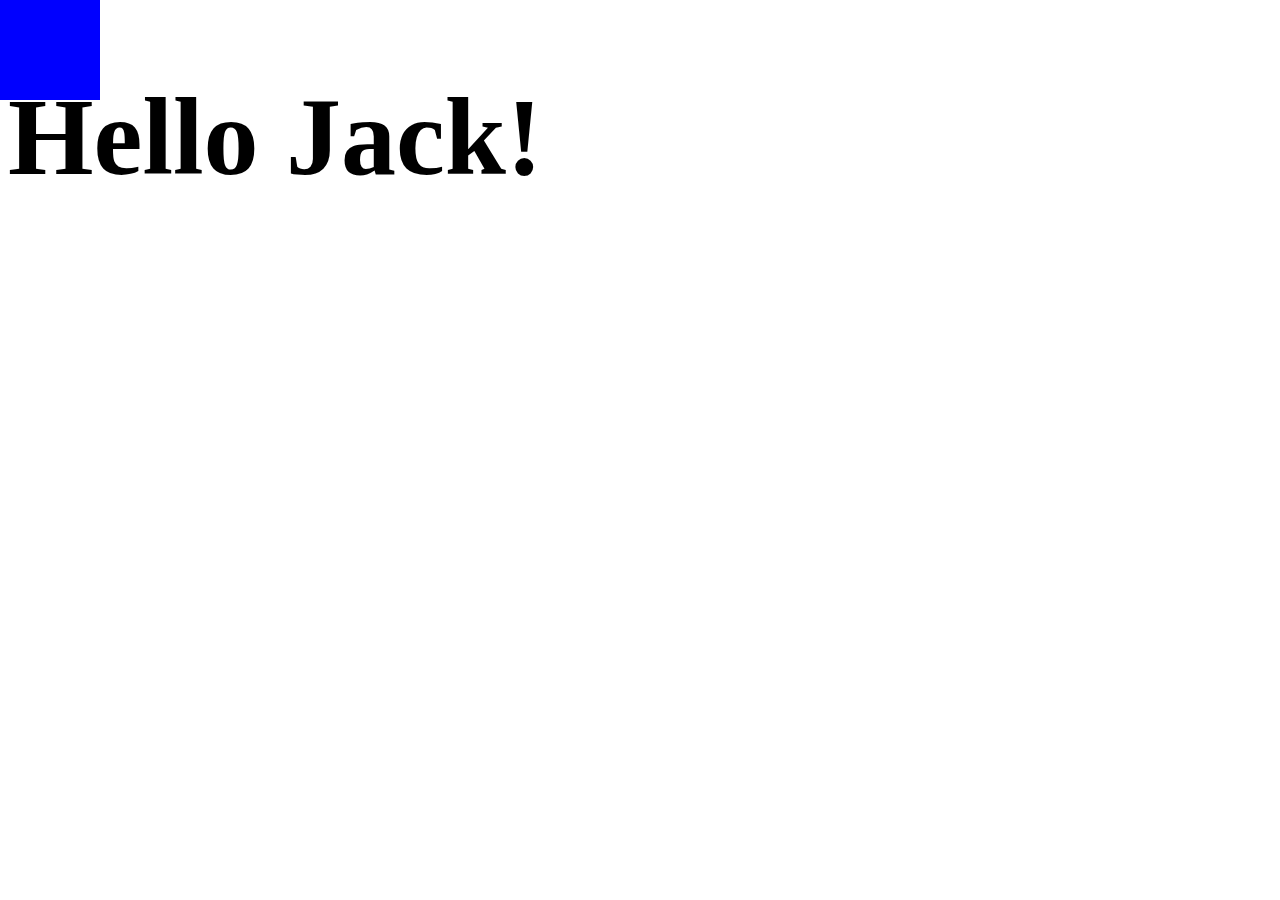
<file: Practice/[Oct 5] JackWorkSession/index.html>
<!DOCTYPE html>
<html lang="en">
<head>
    <title>Work Session</title>
    <link rel="stylesheet" href="style.css">
</head>
<body>
    <h1 id="text">Hello Jack!</h1>
    <div class="cube"></div>
</body>

<script>
    document.getElementById("text").addEventListener("click",
    function() 
    {
        document.getElementById("text").style.color = "red";
        document.getElementsByClassName("cube")[0].style.left
    }
    );
    
</script>
</html>
</file>
<file: 30MFF/style.css>
*{
    margin: 0;
    padding: 0;
    font-family: 'Questrial', sans-serif;
}

/* This smoothens the scrolling behaviour when certain links are clicked*/
html{
    scroll-behavior: smooth;
}

.header {
    min-height: 100vh;
    width: 100%;
    background-image: linear-gradient(rgba(4,9,30,0.7), rgba(4,9,30,0.7)), url(media/reelFilm.jpg);
    background-position: center;
    background-size: cover;
    position: relative;
}

/* section {
    min-height: 100vh;
    width: 100%;
    background-image: linear-gradient(rgba(4,9,30,0.7), rgba(4,9,30,0.7)), url(media/reelFilm.jpg);
    background-position: center;
    background-size: cover;
    position: relative;
} */

nav {
    display: flex;
    padding: 2% 6%;
    justify-content: space-between;
    align-items: center;
}

nav img {
    width: 80px;
}

.nav-links {
    flex: 1;
    text-align: right;
}

.nav-links ul li {
    list-style: none;
    display: inline-block;
    padding: 20px 20px;
    position: relative;
}

.nav-links ul li a{
    color: #fff;
    text-decoration: none;
    font-size: 15px;
}

/* to be done after cursor moves to this place  */
.nav-links ul li::after{
    content: '';
    width: 0%;
    height: 2px;
    background: #f44336;
    display: block;
    margin: auto;
    transition: 0.5s;
}

.nav-links ul li:hover::after{
    width: 100%;
}

.text-box {
    width: 90%;
    color: #fff;
    position: absolute;
    top: 50%;
    left: 50%;
    transform: translate(-50%,-50%);
    text-align: center;
}

.text-box h1{
    font-size: 80px;
}

.text-box p{
    margin: 10px 0 40px;
    font-size: 18px;
}

.video-btn {
    display: inline-block;
    text-decoration: none;
    color: #fff;
    border: 1px solid #fff;
    padding: 12px 34px;
    font-size: 13px;
    background: transparent;
    position: relative;
    cursor: pointer;
    border-radius: 20px;
}

.video-btn:hover{
    border: 1px solid #f44336;
    background: #f44336;
    transition: 0.5s;
}

.video {

    padding: 75% 0 0 0;
    /* padding-top: 15px;
    padding-left: 15px;
    padding-right: 15px;
    padding-bottom: 15px; */
    position: relative;
    /* display: block; */
    /* margin: auto; */
}

@media(max-width: 700px){
    .text-box h1{
        font-size: 35px;
    }
    .nav-links ul li {
        display: block;
    }
    .nav-links {
        position: absolute;
        background: #f44336;
        height: 100vh;
        width: 200px;
        top: 0;
        right: 0;
        text-align: left;
        z-index: 2;
    }
}

/* Actual Film Section */
.video {
    /* background-image: linear-gradient(rgba(4,9,30,0.7), rgba(4,9,30,0.7)), url(media/reelFilm.jpg); */
    background-color: black;
    background-position: center;
    background-size: cover;
    position: relative;
    width: 100%;
    margin: auto;
    text-align: center;
    padding-top: 100px;
}
h2 {
    color: white;
    font-size: 40px;
    padding-bottom: 20px;
}
h3 {
    color: white;
    font-size: 35px;
    padding-top: 20px;
    padding-bottom: 20px;
}
h4 {
    color: white;
    font-size: 35px;
    /* padding-top: 20px; */
    /* padding-bottom: -10px; */
}

p {
    color: white;
    font-size: 15px;
    font-weight: 300;
    line-height: 22px;
    padding: 10px;
}

.row{
    margin-top: 5%;
    display: flex;
    justify-content: space-between;
}
.cast-col{
    flex-basis: 31%;
    background: #3c3030;
    border-radius: 10px;
    margin-bottom: 5%;
    margin-left: 15px;
    margin-right: 15px;
    padding: 20px 12px;
    box-sizing: border-box;
    transition: 0.5s;
}

.cast-col:hover{
    box-shadow: 0 0 20px 0px #866c6c;
}

@media(max-width: 700px) {
    .row{
        flex-direction: column;
    }
}

.description-para {
    margin-left: 50px;
    margin-right: 50px;
    padding-left: 40px;
    padding-right: 40px;
}

/* ---- Footer ---- */
.footer {
    background-color: rgb(34, 30, 30);
    width: 100%;
    text-align: center;
    padding: 30px 0;
}

.footer h4 {
    margin-bottom: 25px;
    margin-top: 20px;
    font-weight: 600;
}

.mail-btn {
    display: inline-block;
    text-decoration: none;
    color: #fff;
    border: 1px solid #fff;
    padding: 12px 34px;
    font-size: 13px;
    background: transparent;
    position: relative;
    cursor: pointer;
    border-radius: 20px;
}

.mail-btn:hover{
    border: 1px solid #f44336;
    background: #f44336;
    transition: 0.5s;
}
</file>
<file: Assignment1_30MFF/style.css>
*{
    margin: 0;
    padding: 0;
    font-family: 'Questrial', sans-serif;
}

/* This smoothens the scrolling behaviour when links to anchor points are clicked*/
html{
    scroll-behavior: smooth;
}

/* main navigation bar */
.header {
    min-height: 100vh;
    width: 100%;
    background-image: linear-gradient(rgba(4,9,30,0.7), rgba(4,9,30,0.7)), url(media/friends.jpg);
    background-position: center;
    background-size: cover;
    position: relative;
}

/* commenting this as this was a test code to try something or something did not work */
/* section {
    min-height: 100vh;
    width: 100%;
    background-image: linear-gradient(rgba(4,9,30,0.7), rgba(4,9,30,0.7)), url(media/reelFilm.jpg);
    background-position: center;
    background-size: cover;
    position: relative;
} */

/* other navigation bar elements */
nav {
    display: flex;
    padding: 2% 6%;
    justify-content: space-between;
    align-items: center;
}

nav img {
    width: 80px;
}

.nav-links {
    flex: 1;
    text-align: right;
}

.nav-links ul li {
    list-style: none;
    display: inline-block;
    padding: 20px 20px;
    position: relative;
}

.nav-links ul li a{
    color: #fff;
    text-decoration: none;
    font-size: 15px;
}

/* to be done after cursor moves to this place  */
.nav-links ul li::after{
    content: '';
    width: 0%;
    height: 2px;
    background: #f44336;
    display: block;
    margin: auto;
    transition: 0.5s;
}

.nav-links ul li:hover::after{
    width: 100%;
}

/* text boxes */
.text-box {
    width: 90%;
    color: #fff;
    position: absolute;
    top: 50%;
    left: 50%;
    transform: translate(-50%,-50%);
    text-align: center;
}

.text-box h1{
    font-size: 80px;
}

.text-box p{
    margin: 10px 0 40px;
    font-size: 18px;
}

/* the button for the ∑atch video option */
.video-btn {
    display: inline-block;
    text-decoration: none;
    color: #fff;
    border: 1px solid #fff;
    padding: 12px 34px;
    font-size: 13px;
    background: transparent;
    position: relative;
    cursor: pointer;
    border-radius: 20px;
}

/* hover effect for the button */
.video-btn:hover{
    border: 1px solid #f44336;
    background: #f44336;
    transition: 0.5s;
}

.sources-btn{
    text-decoration: none;
    margin-left: 10px;
    color: #fff;
    border: 1px solid #fff;
    padding: 12px 34px;
    font-size: 13px;
    background: transparent;
    position: relative;
    cursor: pointer;
    border-radius: 20px;
}

/* hover effect for the button */
.sources-btn:hover{
    border: 1px solid #f44336;
    background: #f44336;
    transition: 0.5s;
}


/* video elements */
.video {

    padding: 75% 0 0 0;
    /* padding-top: 15px;
    padding-left: 15px;
    padding-right: 15px;
    padding-bottom: 15px; */
    position: relative;
    /* display: block; */
    /* margin: auto; */
}

/* ------- */
/* to hide the icons when in wide enough media - no need to use a hamburger menu */
nav .fa-regular {
    display: none;
}
nav .fa-solid {
    display: none;
}
/* -------- */

/* this is for devices with less width to make the website more responsive */
@media(max-width: 700px){
    .text-box h1{
        font-size: 35px;
    }
    .nav-links ul li {
        display: block;
    }
    .nav-links {
        position: absolute;
        background: #f44336;
        height: 100vh;
        width: 200px;
        top: 0;
        right: -200px;
        text-align: left;
        z-index: 2;
        transition: 1s;
    }
    nav .fa-regular{
        display: block;
        color: #fff;
        margin: 14px;
        font-size: 16px;
        cursor: pointer;
    }
    nav .fa-solid {
        display: block;
        color: #fff;
        margin: 14px;
        font-size: 16px;
        cursor: pointer;
    }
    .nav-links ul {
        padding: 20px;
    }
}

/* Actual Film Section */
.video {
    /* background-image: linear-gradient(rgba(4,9,30,0.7), rgba(4,9,30,0.7)), url(media/reelFilm.jpg); */
    background-color: black;
    background-position: center;
    background-size: cover;
    position: relative;
    width: 100%;
    margin: auto;
    text-align: center;
    padding-top: 100px;
}
h2 {
    color: white;
    font-size: 40px;
    padding-bottom: 20px;
}
h3 {
    color: white;
    font-size: 35px;
    padding-top: 20px;
    padding-bottom: 20px;
}
h4 {
    color: white;
    font-size: 35px;
    /* padding-top: 20px; */
    /* padding-bottom: -10px; */
}

p {
    color: white;
    font-size: 15px;
    font-weight: 300;
    line-height: 22px;
    padding: 10px;
}

/* the row and column rules */
.row{
    margin-top: 5%;
    padding-left: 60px;
    padding-right: 60px;
    display: flex;
    justify-content: space-between;
}
.cast-col{
    flex-basis: 31%;
    background: #30303c;
    border-radius: 10px;
    margin-bottom: 5%;
    margin-left: 15px;
    margin-right: 15px;
    padding: 20px 12px;
    box-sizing: border-box;
    transition: 0.5s;
}

/* hover action for columns */
.cast-col:hover{
    box-shadow: 0 0 20px 0px #866c6c;
}

/* to make the website more responsive */
@media(max-width: 700px) {
    .row{
        flex-direction: column;
    }
}

.description-para {
    margin-left: 50px;
    margin-right: 50px;
    padding-left: 40px;
    padding-right: 40px;
}

/* ---- Footer and other elements in the footer ---- */
.footer {
    background-color: rgb(34, 30, 30);
    width: 100%;
    text-align: center;
    padding: 30px 0;
}

.footer h4 {
    margin-bottom: 25px;
    margin-top: 20px;
    font-weight: 600;
}

.mail-btn {
    display: inline-block;
    text-decoration: none;
    color: #fff;
    border: 1px solid #fff;
    padding: 12px 34px;
    font-size: 13px;
    background: transparent;
    position: relative;
    cursor: pointer;
    border-radius: 20px;
}

.fa-brands {
    display: block;
    color: #f44336;
    margin: 14px;
    font-size: 16px;
    cursor: pointer;
    padding-bottom: 10px;
}

.mail-btn:hover{
    border: 1px solid #f44336;
    background: #f44336;
    transition: 0.5s;
}
</file>
<file: Assignment5_Portfolio/style.css>
*{
    margin: 0;
    padding: 0;
    font-family: 'Questrial', 'Inter', sans-serif;
}

/* This smoothens the scrolling behaviour when links to anchor points are clicked*/
html{
    scroll-behavior: smooth;
}

/* main navigation bar */
.header {
    min-height: 100vh;
    width: 100%;
    /* background-color: #eff4fd; */
    background-image: linear-gradient(rgba(4,9,30,0.7), rgba(4,9,30,0.7)), url(media/home.jpg);
    background-position: center;
    background-size: cover;
    position: relative;
}

/* Headers for other HTML pages */
.commlabHeader {
    min-height: 100vh;
    width: 100%;
    /* background-color: #eff4fd; */
    background-image: linear-gradient(rgba(4,9,30,0.7), rgba(4,9,30,0.7)), url(media/commlab/commlabMain.jpg);
    background-position: center;
    background-size: cover;
    position: relative;
}

.designHeader {
    min-height: 100vh;
    width: 100%;
    /* background-color: #eff4fd; */
    background-image: linear-gradient(rgba(4,9,30,0.7), rgba(4,9,30,0.7)), url(media/design/designMain.jpg);
    background-position: center;
    background-size: cover;
    position: relative;
}

.aboutHeader {
    min-height: 100vh;
    width: 100%;
    /* background-color: #eff4fd; */
    background-image: linear-gradient(rgba(4,9,30,0.7), rgba(4,9,30,0.7)), url(media/about/aboutMain.png);
    background-position: 25;
    background-size: cover;
    position: relative;
}

.contactHeader {
    min-height: 100vh;
    width: 100%;
    /* background-color: #eff4fd; */
    background-image: linear-gradient(rgba(4,9,30,0.7), rgba(4,9,30,0.7)), url(media/contact/contactMain.jpg);
    background-position: 0;
    background-size: cover;
    position: relative;
}

/* default navigation bar elements */
nav {
    display: flex;
    padding: 2% 6%;
    justify-content: space-between;
    align-items: center;
}

/* nav a- for the heading */
nav a{
    color: #fff;
    text-decoration: none;
    font-size: 25px;
}

nav a:hover{ /* for the hover of Sri Pranav Srivatsavai  */
    color:rgb(111, 104, 106);
    transition: 0.25s;
}

.nav-links {
    flex: 1;
    text-align: right;
}

.nav-links ul li {
    list-style: none;
    display: inline-block;
    padding: 20px 20px;
    position: relative;
}

.nav-links ul li a{
    color: #fff;
    text-decoration: none;
    font-size: 15px;
}

/* to be done after cursor moves to this place  */
.nav-links ul li::after{
    content: '';
    width: 0%;
    height: 3px;
    /* background: #f44336; */
    background: #f44336;
    display: block;
    margin: 2px;
    transition: 0.5s;
}

.nav-links ul li:hover::after{
    width: 100%;
}

/* HOME page elements */
/* Left Main Box */
.leftMain-box {
    color: #fff;
    margin-left: 8%;
    margin-top: 15%; 
}

.leftMain-box h1{
    margin-bottom: 15px;
    font-size: 60px;
}

.leftMain-box h3{
    margin-bottom: 35px;
    font-size: 28px;
}

.leftMain-box p{
    margin-top: 40px;
    line-height: 2em;
    margin: 10px 0 40px;
    font-size: 18px;
}

/* default button values */
/* the button for the ∑atch video option */
.btn1{
    display: inline-block;
    text-decoration: none;
    color: #fff;
    border: 1px solid #fff;
    padding: 12px 34px;
    font-size: 13px;
    background: transparent;
    position: relative;
    cursor: pointer;
    border-radius: 20px;
}

/* hover effect for the button */
.btn1:hover{
    border: 1px solid #0e3a99;
    background: #0e3a99;
    transition: 0.5s;
    color: #fff;

}

.btn2{
    text-decoration: none;
    margin-left: 10px;
    color: #fff;
    border: 1px solid #fff;
    padding: 12px 34px;
    font-size: 13px;
    background: transparent;
    position: relative;
    cursor: pointer;
    border-radius: 20px;
}

/* hover effect for the button */
.btn2:hover{
    color: #fff;
    border: 1px solid #f44336;
    background: #f44336;
    transition: 0.5s;
}

.btn3{
    text-decoration: none;
    margin-left: 10px;
    color: #fff;
    border: 1px solid #fff;
    padding: 12px 34px;
    font-size: 13px;
    background: transparent;
    position: relative;
    cursor: pointer;
    border-radius: 20px;
}

/* hover effect for the button */
.btn3:hover{
    color: #fff;
    border: 1px solid #E1306C;
    background: #E1306C;
    transition: 0.5s;
}

.btn4{
    text-decoration: none;
    margin-left: 10px;
    color: #fff;
    border: 1px solid #fff;
    padding: 12px 34px;
    font-size: 13px;
    background: transparent;
    position: relative;
    cursor: pointer;
    border-radius: 20px;
}

/* hover effect for the button */
.btn4:hover{
    color: #fff;
    border: 1px solid #1DA1F2;
    background: #1DA1F2;
    transition: 0.5s;
}

.btn5{
    text-decoration: none;
    margin-left: 10px;
    color: #fff;
    border: 1px solid #fff;
    padding: 12px 34px;
    font-size: 13px;
    background: transparent;
    position: relative;
    cursor: pointer;
    border-radius: 20px;
}

/* hover effect for the button */
.btn5:hover{
    color: #fff;
    border: 1px solid #4267B2;
    background: #4267B2;
    transition: 0.5s;
}

.btn6{
    text-decoration: none;
    margin-left: 10px;
    color: #fff;
    border: 1px solid #fff;
    padding: 12px 34px;
    font-size: 13px;
    background: transparent;
    position: relative;
    cursor: pointer;
    border-radius: 20px;
}

/* hover effect for the button */
.btn6:hover{
    color: #fff;
    border: 1px solid #a41e12;
    background: #a41e12;
    transition: 0.5s;
}

.homeMedia {
    width: 45%;
    height: 85%;
    position: absolute;
    bottom: 0;
    right: 0;
}

.homeMedia img {
    /* height: 50%; */
    position: absolute;
    left: 25%;
    bottom: 5%;
    transform: translateX(-50%);
    transition: bottom 1s, left 1s;

}

.homeMedia:hover .logo{
    bottom: 250px;
    /* transition: 3s; */
}

.homeMedia:hover .pranavStanding{
    left: 45px;
}

/* text boxes for other HTML pages*/
.text-box {
    width: 90%;
    color: rgb(214, 212, 222);
    position: absolute;
    top: 50%;
    left: 50%;
    transform: translate(-50%,-50%);
    text-align: center;
}

.text-box h1{
    font-size: 65px;
}

.text-box h2{
    font-size: 28px;
}

.text-box p{
    margin: 10px 0 40px;
    font-size: 18px;
}


/* Commlab.html things and design.html things */
/* this is for the content */
.content {
    background-color: black;
    width: 100%;
    margin: auto;
    text-align: center;
    padding-top: 50px;
}

.content h1{
    font-size: 55px;
    color: #fff;
}

.content h3{
    font-size: 25px;
    color: #fff;
}

.content p{
    color: #fff;
    font-size: 17px;
    font-weight: 300;
    line-height: 22px;
    padding: 10px;
}

.content-col {
    flex-basis: 32%;
    border-radius: 10px;
    padding-bottom: 30px;
    position: relative;
    overflow: hidden;
}

.content-col img {
    width: 40%;
}
.layer {
    background: transparent;
    height: 100%;
    width: 100%;
    position: absolute;
    top: 0;
    left: 0;
    transition: 0.5s;
}

.layer:hover {
    background: rgba(45, 49, 66, 0.7);
}

.layer h3{
    width: 100%;
    font-weight: 500;
    color: #fff;
    font-size: 26px;
    bottom: 0;
    left: 50%;
    transform: translateX(-50%);
    position: absolute;
    opacity: 0;
    transition: 0.5s;
}

.layer:hover h3{
    bottom: 49%;
    opacity: 1;
}

.readmore {
    background-color: #000;
    color: #fff;
}

.readmore h2 {
    font-size: 48px;
    text-align: center;
    padding-top: 25px;
    padding-bottom: 20px;
}

.readmore h4 {
    text-align: center;
    font-size: 20px;
    padding-bottom: 30px;
}

.readmore p {
    text-align: left;
    line-height: 2em;
}

/* the row and column rules */
.about-row{
    margin-top: 5%;
    padding-left: 60px;
    padding-right: 60px;
    display: flex;
    justify-content: space-between;
}
.cast-col{
    flex-basis: 31%;
    background: #30303c;
    border-radius: 10px;
    margin-bottom: 5%;
    margin-left: 15px;
    margin-right: 15px;
    padding: 20px 12px;
    box-sizing: border-box;
    transition: 0.5s;
}

/* hover action for columns */
.cast-col:hover{
    box-shadow: 0 0 20px 0px #3e3e40;
} 

/* Responsive Design */
/* to make the website more responsive */
@media(max-width: 700px) {
    .about-row{
        flex-direction: column;
    }
}


/* footer design */
/* ---- Footer and other elements in the footer ---- */
.footer {
    color: #fff;
    background-color: #000;
    background-attachment: fixed;
    width: 100%;
    text-align: center;
    /* padding: 30px 0; */
}

.footer h3 {
    color: #fff;
    margin-bottom: 25px;
    padding-top: 20px;
    font-weight: 500;
}

.footer p {
    color: #fff;
    margin-bottom: 25px;
    margin-top: 20px;
    font-weight: 500;
}

.mail-btn {
    display: inline-block;
    text-decoration: none;
    color: #fff;
    border: 1px solid #fff;
    padding: 12px 34px;
    font-size: 13px;
    background: transparent;
    position: relative;
    cursor: pointer;
    border-radius: 20px;
}

.fa-brands {
    display: block;
    color: #f44336;
    margin: 14px;
    font-size: 16px;
    cursor: pointer;
    padding-bottom: 10px;
}

.mail-btn:hover{
    border: 1px solid #f44336;
    background: #f44336;
    transition: 0.5s;
}
/* END OF FOOTER */
</file>
<file: exercise3/style.css>
/* Rancho Font import from Google Fonts */
@import url('https://fonts.googleapis.com/css2?family=Rancho&display=swap');

* {
    margin: 0;
    padding: 0;
    box-sizing: border-box;
    font-family: 'Questrial', sans-serif;;
}

body{
    overflow-x: hidden;
    background: rgba(0, 0, 0, 0.969);
    min-height: 100vh; 
}

/* ******************* */
/* Header elements */
#header {
    position: absolute;
    top: 0;
    left: 0;
    width: 100%;
    padding: 40px 95px;
    display: flex;
    justify-content: space-between;
    align-items: center ;
}

#header .logo {
    color: white;
    font-weight: 500;
    font-size: 1.6em;
    text-decoration: none;
}

#header ul {
    display: flex;
    justify-content: center;
    align-items: center;
}

#header ul li {
    list-style: none;
    margin-left: 20px;
}

#header ul li a{
    text-decoration: none;
    font-size: 14px;
    color: white;
    border-radius: 50px;
    border: 1px solid rgba(255, 255, 255, 0.516);
    padding: 11px 36px;
    background: transparent;
    position: relative;
    cursor: pointer;
}

#header ul li a:hover,
#header ul li a.active  {
    background: #f44336;
    color: white;
    transition: 0.5s;
}
/* ******************* */

section {
    margin-top: 10vh;
    position: relative;
    width: 100%;
    min-height: 100vh;
    display: flex;
    justify-content: center;
    align-items: center;
    color: white;
}

section #text {
    position: absolute;
    color: white;
    font-size: 10vw;
    text-align: center;
    line-height: 0.55em;
    font-family: 'Rancho', cursive;
}

section #textend {
    position: absolute;
    color: white;
    font-size: 10vw;
    text-align: center;
    line-height: 0.55em;
    font-family: 'Rancho', cursive;
}

section #text span {
    font-size: 0.20em;
    letter-spacing: 1px;
    font-weight: 400;
    font-family: 'Questrial', sans-serif;
}

.characters {
    position: relative;
    text-align: center;
    margin-top: 125px;
    margin-left: auto;
    margin-right: auto;
    margin-bottom: auto;
    width: 80vw;
    min-height: 250px;
}

.characters h1 {
    font-size: 75px;
    color: white;
}

.characters h2 {
    font-size: 50px;
    color: white;
    line-height: 1.5em;
}

.img {
    position: relative;
    text-align: center;
    margin: auto;
    width: 80vw;
}

.story {
    position: relative;
    text-align: center;
    margin-top: 15px;
    margin-left: auto;
    margin-bottom: auto;
    margin-right: auto;
    height: auto;
}

.story p {
    font-size: 25px;
    color: white;
    line-height: 2em;
}

.image {
    margin-top: 200px;
    margin-bottom: 40px;
    position:relative;
    max-width: 1000px;
}
</file>
<file: IllustratorWork/style.css>
*{
    margin: 0;
    padding: 0;
    font-family: 'Questrial', sans-serif;
}

/* This smoothens the scrolling behaviour when links to anchor points are clicked*/
html{
    scroll-behavior: smooth;
}

/* main navigation bar */
.header {
    min-height: 100vh;
    width: 100%;
    background-image: linear-gradient(rgba(4,9,30,0.7), rgba(4,9,30,0.7)), url(media/bg-one.jpg);
    background-position: center;
    background-size: cover;
    position: relative;
}

nav {
    list-style: none;
    display: inline-block;
    padding: 3% 6%;
    position: relative;
    color: white;
    text-decoration: none;
    font-size: 15px;
}

nav a{
    color: #fff;
    text-decoration: none;
    font-size: 25px;
}

/* text boxes */
.text-box {
    width: 90%;
    color: #fff;
    position: absolute;
    top: 50%;
    left: 50%;
    transform: translate(-50%,-50%);
    text-align: center;
}

.text-box h1{
    font-size: 80px;
}

.text-box p{
    margin: 10px 0 40px;
    font-size: 18px;
}

h2 {
    color: white;
    font-size: 55px;
    padding-top: 20px;
    padding-bottom: 20px;
}

h3 {
    color: white;
    font-size: 35px;
    padding-top: 20px;
    padding-bottom: 20px;
}

p {
    color: white;
    font-size: 15px;
    font-weight: 300;
    line-height: 22px;
    padding: 10px;
}

/* the button for the illustrations option */
.illustrator-btn {
    display: inline-block;
    text-decoration: none; 
    color: #fff;
    border: 1px solid #fff;
    padding: 12px 34px;
    font-size: 13px;
    background: transparent;
    position: relative;
    cursor: pointer;
    border-radius: 20px;
}

/* hover effect for the button */
.illustrator-btn:hover{
    border: 1px solid #f44336;
    background: #f44336;
    transition: 0.5s;
}

.photoshop-btn{
    text-decoration: none;
    margin-left: 10px;
    color: #fff;
    border: 1px solid #fff;
    padding: 12px 34px;
    font-size: 13px;
    background: transparent;
    position: relative;
    cursor: pointer;
    border-radius: 20px;
}

/* hover effect for the button */
.photoshop-btn:hover{
    border: 1px solid #f44336;
    background: #f44336;
    transition: 0.5s;
}

/* this is for the content */
.content {
    width: 80%;
    margin: auto;
    text-align: center;
    padding-top: 50px;
}

.content h1{
    font-size: 55px;
    color: rgb(45, 49, 66);
}

.content h3{
    font-size: 25px;
    color: rgb(45, 49, 66);
}

.content p{
    color: rgb(45, 49, 66);
    font-size: 17px;
    font-weight: 300;
    line-height: 22px;
    padding: 10px;
}

.content-col {
    flex-basis: 32%;
    border-radius: 10px;
    margin-bottom: 30px;
    position: relative;
    overflow: hidden;
}

.content-col img {
    width: 40%;
}

.layer {
    background: transparent;
    height: 100%;
    width: 100%;
    position: absolute;
    top: 0;
    left: 0;
    transition: 0.5s;
}

.layer:hover {
    background: rgba(45, 49, 66, 0.7);
}

.layer h3{
    width: 100%;
    font-weight: 500;
    color: #fff;
    font-size: 26px;
    bottom: 0;
    left: 50%;
    transform: translateX(-50%);
    position: absolute;
    opacity: 0;
    transition: 0.5s;
}

.layer:hover h3{
    bottom: 49%;
    opacity: 1;
}

/* responsive design */
@media(max-width: 700px){
    .text-box h1{
        font-size: 45px;
    }

    .row{
        flex-direction: column;
    }
}

/* footer design */
/* ---- Footer and other elements in the footer ---- */
.footer {
    background-color: rgb(45, 49, 66);
    width: 100%;
    text-align: center;
    padding: 30px 0;
}

.footer h4 {
    margin-bottom: 25px;
    margin-top: 20px;
    font-weight: 600;
}

.mail-btn {
    display: inline-block;
    text-decoration: none;
    color: #fff;
    border: 1px solid #fff;
    padding: 12px 34px;
    font-size: 13px;
    background: transparent;
    position: relative;
    cursor: pointer;
    border-radius: 20px;
}

.fa-brands {
    display: block;
    color: #f44336;
    margin: 14px;
    font-size: 16px;
    cursor: pointer;
    padding-bottom: 10px;
}

.mail-btn:hover{
    border: 1px solid #f44336;
    background: #f44336;
    transition: 0.5s;
}
</file>
<file: Practice/[Oct 5] JackWorkSession/style.css>
h1{
    font-size: 110px;
    transition: color 1s ease;
}

.cube {
    width: 100px;
    height: 100px;
    background-color: blue;
    position: absolute;
    top: 0;
    left: 0;
    transition: left 3s;

}
</file>
